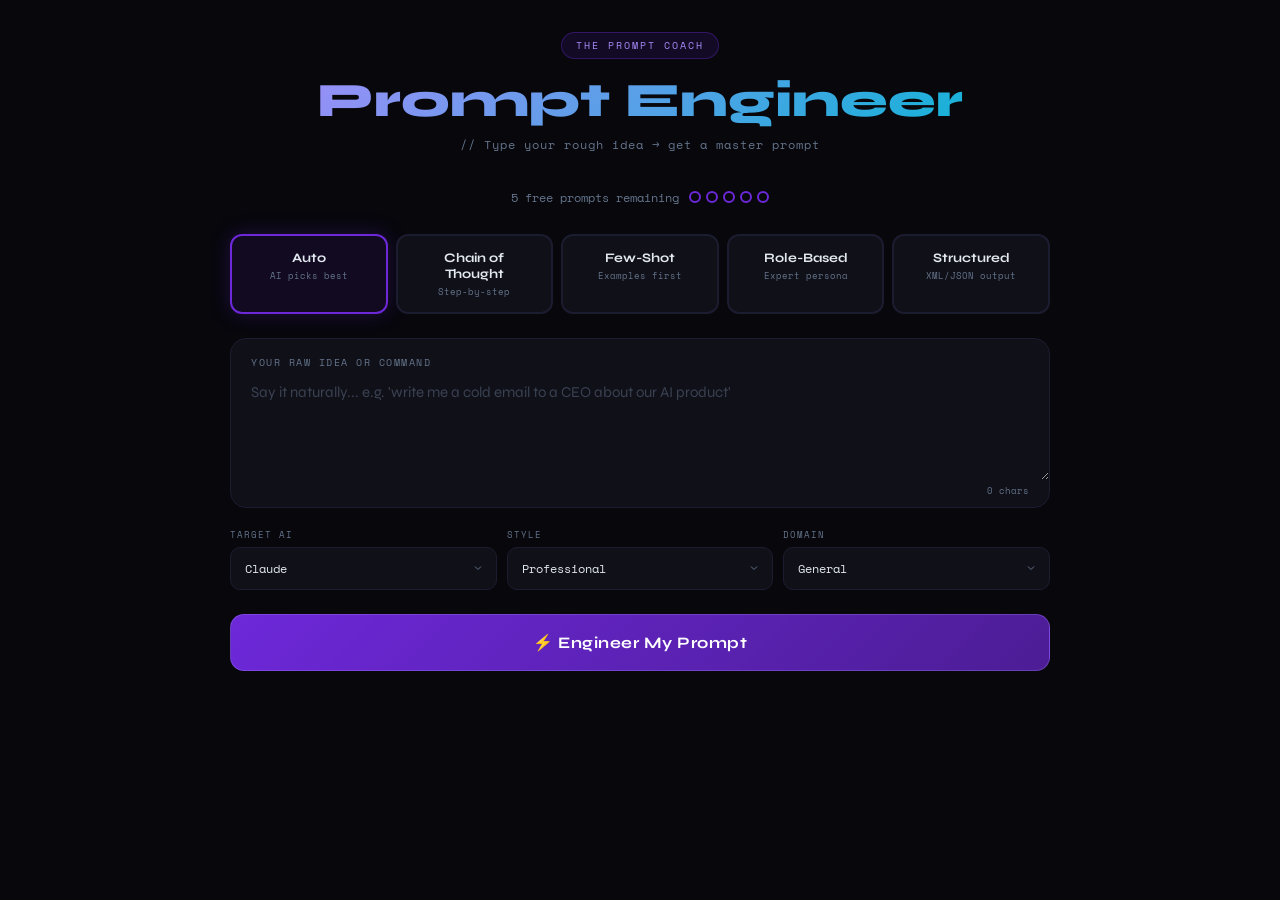
<file: index.html>
<!DOCTYPE html>
<html lang="en">
<head>
<meta charset="UTF-8">
<meta name="viewport" content="width=device-width, initial-scale=1.0">
<title>The Prompt Coach — Prompt Engineer</title>
<link href="https://fonts.googleapis.com/css2?family=Space+Mono:ital,wght@0,400;0,700;1,400&family=Syne:wght@400;600;700;800&display=swap" rel="stylesheet">
<style>
:root {
  --bg: #07070c;
  --surface: #101018;
  --border: #1c1c30;
  --accent: #6d28d9;
  --accent-light: #a78bfa;
  --cyan: #06b6d4;
  --text: #e2e8f0;
  --muted: #64748b;
  --glow: rgba(109,40,217,0.25);
}

* { margin: 0; padding: 0; box-sizing: border-box; }

body {
  background: var(--bg);
  color: var(--text);
  font-family: 'Syne', sans-serif;
  min-height: 100vh;
}

.wrap {
  max-width: 860px;
  margin: 0 auto;
  padding: 32px 20px 80px;
}

/* ── HEADER ── */
header {
  text-align: center;
  margin-bottom: 36px;
}

.badge {
  display: inline-flex;
  align-items: center;
  gap: 6px;
  background: rgba(109,40,217,0.12);
  border: 1px solid rgba(109,40,217,0.35);
  color: var(--accent-light);
  font-family: 'Space Mono', monospace;
  font-size: 10px;
  letter-spacing: 2px;
  padding: 5px 14px;
  border-radius: 20px;
  margin-bottom: 16px;
  text-transform: uppercase;
}

h1 {
  font-size: clamp(28px, 5vw, 48px);
  font-weight: 800;
  line-height: 1.1;
  margin-bottom: 8px;
  background: linear-gradient(135deg, #a78bfa, #06b6d4);
  -webkit-background-clip: text;
  -webkit-text-fill-color: transparent;
  background-clip: text;
}

.sub {
  font-family: 'Space Mono', monospace;
  font-size: 12px;
  color: var(--muted);
  letter-spacing: 1px;
}

/* ── USAGE COUNTER ── */
.usage {
  display: flex;
  align-items: center;
  justify-content: center;
  gap: 10px;
  margin-bottom: 28px;
  font-family: 'Space Mono', monospace;
  font-size: 12px;
  color: var(--muted);
}

.usage-dots { display: flex; gap: 5px; }

.usage-dot {
  width: 12px;
  height: 12px;
  border-radius: 50%;
  border: 2px solid var(--accent);
  transition: all 0.3s;
}

.usage-dot.used {
  background: var(--accent);
}

/* ── TECHNIQUE SELECTOR ── */
.techs {
  display: flex;
  flex-wrap: wrap;
  gap: 8px;
  margin-bottom: 24px;
  justify-content: center;
}

.tech {
  background: var(--surface);
  border: 2px solid var(--border);
  border-radius: 12px;
  padding: 14px 18px;
  cursor: pointer;
  transition: all 0.2s;
  text-align: center;
  flex: 1 1 140px;
  max-width: 180px;
  user-select: none;
}

.tech:hover {
  border-color: rgba(109,40,217,0.5);
  background: rgba(109,40,217,0.04);
}

.tech.selected {
  border-color: var(--accent);
  background: rgba(109,40,217,0.1);
  box-shadow: 0 0 20px var(--glow);
}

.tech .name {
  font-size: 13px;
  font-weight: 700;
  margin-bottom: 3px;
  color: var(--text);
}

.tech .desc {
  font-family: 'Space Mono', monospace;
  font-size: 9px;
  color: var(--muted);
}

/* ── INPUT AREA ── */
.input-card {
  background: var(--surface);
  border: 1px solid var(--border);
  border-radius: 16px;
  overflow: hidden;
  margin-bottom: 20px;
}

.input-label {
  font-family: 'Space Mono', monospace;
  font-size: 10px;
  letter-spacing: 1.5px;
  color: var(--muted);
  text-transform: uppercase;
  padding: 16px 20px 0;
}

textarea {
  width: 100%;
  background: transparent;
  border: none;
  color: var(--text);
  font-family: 'Syne', sans-serif;
  font-size: 15px;
  padding: 10px 20px 16px;
  resize: vertical;
  min-height: 110px;
  outline: none;
  line-height: 1.6;
}

textarea::placeholder {
  color: rgba(100,116,139,0.5);
}

.char-count {
  text-align: right;
  font-family: 'Space Mono', monospace;
  font-size: 9px;
  color: var(--muted);
  padding: 0 20px 10px;
}

/* ── SETTINGS DROPDOWNS ── */
.settings {
  display: grid;
  grid-template-columns: 1fr 1fr 1fr;
  gap: 10px;
  margin-bottom: 24px;
}

.setting-group label {
  display: block;
  font-family: 'Space Mono', monospace;
  font-size: 9px;
  color: var(--muted);
  letter-spacing: 1px;
  text-transform: uppercase;
  margin-bottom: 6px;
}

.setting-group select {
  width: 100%;
  background: var(--surface);
  border: 1px solid var(--border);
  color: var(--text);
  font-family: 'Space Mono', monospace;
  font-size: 12px;
  padding: 12px 36px 12px 14px;
  border-radius: 10px;
  outline: none;
  cursor: pointer;
  appearance: none;
  -webkit-appearance: none;
  -moz-appearance: none;
  background-image: url("data:image/svg+xml,%3Csvg xmlns='http://www.w3.org/2000/svg' width='12' height='12' viewBox='0 0 24 24' fill='none' stroke='%2364748b' stroke-width='2'%3E%3Cpath d='M6 9l6 6 6-6'/%3E%3C/svg%3E");
  background-repeat: no-repeat;
  background-position: right 12px center;
}

.setting-group select:focus {
  border-color: var(--accent);
}

/* ── BUTTON ── */
.submit-btn {
  width: 100%;
  padding: 18px;
  background: linear-gradient(135deg, #6d28d9, #4c1d95);
  border: 1px solid rgba(167,139,250,0.3);
  border-radius: 14px;
  color: #fff;
  font-family: 'Syne', sans-serif;
  font-size: 16px;
  font-weight: 700;
  cursor: pointer;
  transition: all 0.2s;
  letter-spacing: 0.5px;
}

.submit-btn:hover:not(:disabled) {
  transform: translateY(-1px);
  box-shadow: 0 4px 24px var(--glow);
}

.submit-btn:disabled {
  opacity: 0.5;
  cursor: not-allowed;
}

/* ── ERROR ── */
.error-box {
  background: rgba(239,68,68,0.1);
  border: 1px solid rgba(239,68,68,0.3);
  border-radius: 12px;
  padding: 14px 18px;
  font-family: 'Space Mono', monospace;
  font-size: 12px;
  color: #fca5a5;
  margin-bottom: 16px;
  display: none;
}

.error-box.visible { display: block; }

/* ── LOADING ── */
.loading {
  display: none;
  text-align: center;
  padding: 40px;
}

.loading.visible { display: block; }

.loading-dots {
  display: flex;
  gap: 6px;
  justify-content: center;
  margin-bottom: 12px;
}

.loading-dots span {
  width: 8px;
  height: 8px;
  background: var(--accent-light);
  border-radius: 50%;
  animation: bounce 1s infinite;
}

.loading-dots span:nth-child(2) { animation-delay: 0.15s; }
.loading-dots span:nth-child(3) { animation-delay: 0.3s; }

.loading-text {
  font-family: 'Space Mono', monospace;
  font-size: 11px;
  color: var(--muted);
}

/* ── RESULTS ── */
.results {
  display: none;
  margin-top: 24px;
}

.results.visible { display: block; }

.result-card {
  background: var(--surface);
  border: 1px solid var(--border);
  border-radius: 14px;
  overflow: hidden;
  margin-bottom: 14px;
}

.result-header {
  display: flex;
  align-items: center;
  justify-content: space-between;
  padding: 14px 18px;
  border-bottom: 1px solid var(--border);
}

.result-title {
  display: flex;
  align-items: center;
  gap: 8px;
  font-size: 13px;
  font-weight: 700;
}

.result-icon { font-size: 16px; }

.copy-btn {
  background: rgba(109,40,217,0.12);
  border: 1px solid rgba(109,40,217,0.3);
  color: var(--accent-light);
  font-family: 'Space Mono', monospace;
  font-size: 10px;
  padding: 6px 14px;
  border-radius: 8px;
  cursor: pointer;
  transition: all 0.2s;
}

.copy-btn:hover {
  background: rgba(109,40,217,0.25);
}

.result-body {
  padding: 18px;
  font-size: 14px;
  line-height: 1.7;
  white-space: pre-wrap;
  word-wrap: break-word;
}

.scores {
  display: flex;
  gap: 8px;
  padding: 12px 18px;
  border-top: 1px solid var(--border);
  background: rgba(0,0,0,0.15);
  flex-wrap: wrap;
}

.pill {
  background: rgba(255,255,255,0.04);
  border: 1px solid var(--border);
  border-radius: 16px;
  padding: 4px 12px;
  font-family: 'Space Mono', monospace;
  font-size: 9px;
  color: var(--muted);
}

.pill b { color: var(--cyan); }

/* ── PAYWALL ── */
.paywall {
  display: none;
  text-align: center;
  padding: 48px 24px;
}

.paywall.visible {
  display: flex;
  flex-direction: column;
  align-items: center;
}

.paywall-icon { font-size: 48px; margin-bottom: 16px; }

.paywall-title {
  font-size: 24px;
  font-weight: 800;
  margin-bottom: 8px;
}

.paywall-sub {
  font-family: 'Space Mono', monospace;
  font-size: 12px;
  color: var(--muted);
  margin-bottom: 32px;
  max-width: 400px;
  line-height: 1.6;
}

.paywall-plans {
  display: flex;
  gap: 14px;
  margin-bottom: 24px;
  flex-wrap: wrap;
  justify-content: center;
}

.plan-card {
  background: var(--surface);
  border: 2px solid var(--border);
  border-radius: 14px;
  padding: 24px 28px;
  cursor: pointer;
  transition: all 0.2s;
  min-width: 180px;
  position: relative;
}

.plan-card:hover {
  border-color: var(--accent);
  box-shadow: 0 0 20px var(--glow);
}

.plan-card.best::after {
  content: 'BEST VALUE';
  position: absolute;
  top: -10px;
  right: 12px;
  background: var(--accent);
  color: #fff;
  font-family: 'Space Mono', monospace;
  font-size: 8px;
  letter-spacing: 1px;
  padding: 3px 8px;
  border-radius: 6px;
}

.plan-price {
  font-size: 28px;
  font-weight: 800;
  margin-bottom: 2px;
}

.plan-period {
  font-family: 'Space Mono', monospace;
  font-size: 10px;
  color: var(--muted);
}

.plan-note {
  font-family: 'Space Mono', monospace;
  font-size: 10px;
  color: var(--accent-light);
  margin-top: 8px;
}

/* ── HISTORY ── */
.history {
  margin-top: 32px;
  display: none;
}

.history.visible { display: block; }

.history-label {
  font-family: 'Space Mono', monospace;
  font-size: 10px;
  letter-spacing: 1.5px;
  color: var(--muted);
  text-transform: uppercase;
  margin-bottom: 10px;
}

.history-item {
  background: var(--surface);
  border: 1px solid var(--border);
  border-radius: 10px;
  padding: 12px 16px;
  margin-bottom: 6px;
  cursor: pointer;
  transition: border-color 0.2s;
}

.history-item:hover {
  border-color: rgba(109,40,217,0.4);
}

.history-input {
  font-size: 12px;
  color: var(--text);
  white-space: nowrap;
  overflow: hidden;
  text-overflow: ellipsis;
}

.history-meta {
  font-family: 'Space Mono', monospace;
  font-size: 9px;
  color: var(--muted);
  margin-top: 3px;
}

/* ── ANIMATIONS ── */
@keyframes bounce {
  0%, 80%, 100% { transform: scale(0.6); opacity: 0.5; }
  40% { transform: scale(1); opacity: 1; }
}

@media (max-width: 600px) {
  .settings { grid-template-columns: 1fr; }
  .techs { justify-content: center; }
  .tech { flex: 1 1 45%; max-width: none; }
  .paywall-plans { flex-direction: column; align-items: center; }
}
</style>
</head>
<body>
<div class="wrap">

  <header>
    <div class="badge">The Prompt Coach</div>
    <h1>Prompt Engineer</h1>
    <p class="sub">// Type your rough idea → get a master prompt</p>
  </header>

  <!-- Usage -->
  <div class="usage">
    <span id="usageText">5 free prompts remaining</span>
    <div class="usage-dots" id="usageDots"></div>
  </div>

  <!-- Main tool -->
  <div id="toolArea">

    <!-- Techniques -->
    <div class="techs" id="techContainer">
      <div class="tech selected" data-tech="auto" onclick="selectTech(this)">
        <div class="name">Auto</div>
        <div class="desc">AI picks best</div>
      </div>
      <div class="tech" data-tech="chain-of-thought" onclick="selectTech(this)">
        <div class="name">Chain of Thought</div>
        <div class="desc">Step-by-step</div>
      </div>
      <div class="tech" data-tech="few-shot" onclick="selectTech(this)">
        <div class="name">Few-Shot</div>
        <div class="desc">Examples first</div>
      </div>
      <div class="tech" data-tech="role-based" onclick="selectTech(this)">
        <div class="name">Role-Based</div>
        <div class="desc">Expert persona</div>
      </div>
      <div class="tech" data-tech="structured" onclick="selectTech(this)">
        <div class="name">Structured</div>
        <div class="desc">XML/JSON output</div>
      </div>
    </div>

    <!-- Input -->
    <div class="input-card">
      <div class="input-label">Your raw idea or command</div>
      <textarea id="rawInput" placeholder="Say it naturally... e.g. 'write me a cold email to a CEO about our AI product'" oninput="updateCharCount()"></textarea>
      <div class="char-count"><span id="charCount">0</span> chars</div>
    </div>

    <!-- Settings -->
    <div class="settings">
      <div class="setting-group">
        <label>Target AI</label>
        <select id="targetAI">
          <option value="any">Any AI</option>
          <option value="claude" selected>Claude</option>
          <option value="chatgpt">ChatGPT</option>
          <option value="gemini">Gemini</option>
          <option value="midjourney">Midjourney</option>
        </select>
      </div>
      <div class="setting-group">
        <label>Style</label>
        <select id="styleSelect">
          <option value="professional" selected>Professional</option>
          <option value="creative">Creative</option>
          <option value="academic">Academic</option>
          <option value="casual">Casual</option>
          <option value="technical">Technical</option>
        </select>
      </div>
      <div class="setting-group">
        <label>Domain</label>
        <select id="domainSelect">
          <option value="general" selected>General</option>
          <option value="marketing">Marketing</option>
          <option value="coding">Coding</option>
          <option value="writing">Writing</option>
          <option value="business">Business</option>
          <option value="data">Data & Analytics</option>
          <option value="education">Education</option>
        </select>
      </div>
    </div>

    <!-- Error -->
    <div class="error-box" id="errorBox"></div>

    <!-- Submit -->
    <button class="submit-btn" id="submitBtn" onclick="engineerPrompt()">⚡ Engineer My Prompt</button>

    <!-- Loading -->
    <div class="loading" id="loadingArea">
      <div class="loading-dots"><span></span><span></span><span></span></div>
      <div class="loading-text">Engineering your prompt...</div>
    </div>

    <!-- Results -->
    <div class="results" id="resultsArea">
      <div class="result-card">
        <div class="result-header">
          <div class="result-title"><span class="result-icon">✦</span> Engineered prompt</div>
          <button class="copy-btn" onclick="copyToClipboard('mainOutput')">Copy</button>
        </div>
        <div class="result-body" id="mainOutput"></div>
        <div class="scores" id="scoreRow"></div>
      </div>

      <div class="result-card">
        <div class="result-header">
          <div class="result-title"><span class="result-icon">◈</span> Why it works</div>
        </div>
        <div class="result-body" id="whyOutput"></div>
      </div>

      <div class="result-card">
        <div class="result-header">
          <div class="result-title"><span class="result-icon">◎</span> Quick variant</div>
          <button class="copy-btn" onclick="copyToClipboard('variantOutput')">Copy</button>
        </div>
        <div class="result-body" id="variantOutput"></div>
      </div>
    </div>

    <!-- History -->
    <div class="history" id="historySection">
      <div class="history-label">Recent prompts</div>
      <div id="historyList"></div>
    </div>
  </div>

  <!-- Paywall -->
  <div class="paywall" id="paywall">
    <div class="paywall-icon">🔒</div>
    <div class="paywall-title">You've used your 5 free prompts</div>
    <div class="paywall-sub">Unlock unlimited prompt engineering for less than the price of a coffee. GCash payment — instant access.</div>
    <div class="paywall-plans">
      <div class="plan-card" onclick="handlePayment('monthly')">
        <div class="plan-price">₱55</div>
        <div class="plan-period">per month</div>
      </div>
      <div class="plan-card best" onclick="handlePayment('annual')">
        <div class="plan-price">₱275</div>
        <div class="plan-period">per year</div>
        <div class="plan-note">Save ₱385/year</div>
      </div>
    </div>
    <div class="paywall-sub" style="margin-top:12px;font-size:10px">Pay via GCash → Send screenshot → Get instant access</div>
  </div>

</div>

<script>
// ═══════════════════════════════════════════════════════════════
// CONFIG
// ═══════════════════════════════════════════════════════════════
const WORKER_URL = "https://prompt-coach-api.basak21.workers.dev";
const FREE_LIMIT = 5;
let selectedTechnique = "auto";

// ═══════════════════════════════════════════════════════════════
// TECHNIQUE SELECTION — direct onclick, no event delegation bugs
// ═══════════════════════════════════════════════════════════════
function selectTech(el) {
  document.querySelectorAll('.tech').forEach(function(t) {
    t.classList.remove('selected');
  });
  el.classList.add('selected');
  selectedTechnique = el.getAttribute('data-tech');
}

// ═══════════════════════════════════════════════════════════════
// CHAR COUNT
// ═══════════════════════════════════════════════════════════════
function updateCharCount() {
  document.getElementById('charCount').textContent =
    document.getElementById('rawInput').value.length;
}

// ═══════════════════════════════════════════════════════════════
// USAGE TRACKING
// ═══════════════════════════════════════════════════════════════
function getUsage() {
  try {
    var d = JSON.parse(localStorage.getItem('pc_usage') || '{}');
    return { count: d.count || 0, history: d.history || [] };
  } catch (e) { return { count: 0, history: [] }; }
}

function saveUsage(data) {
  localStorage.setItem('pc_usage', JSON.stringify(data));
}

function addUsage(input, technique) {
  var d = getUsage();
  d.count++;
  d.history.unshift({
    input: input.substring(0, 100),
    technique: technique,
    time: new Date().toLocaleString()
  });
  if (d.history.length > 10) d.history = d.history.slice(0, 10);
  saveUsage(d);
  refreshUI();
}

function refreshUI() {
  var d = getUsage();
  var remaining = Math.max(0, FREE_LIMIT - d.count);
  var dotsEl = document.getElementById('usageDots');
  var html = '';
  for (var i = 0; i < FREE_LIMIT; i++) {
    html += '<div class="usage-dot' + (i < d.count ? ' used' : '') + '"></div>';
  }
  dotsEl.innerHTML = html;
  document.getElementById('usageText').textContent =
    remaining > 0
      ? remaining + ' free prompt' + (remaining !== 1 ? 's' : '') + ' remaining'
      : 'Free prompts used';

  if (remaining <= 0) {
    document.getElementById('toolArea').style.display = 'none';
    document.getElementById('paywall').classList.add('visible');
  }

  renderHistory(d.history);
}

// ═══════════════════════════════════════════════════════════════
// SYSTEM PROMPT
// ═══════════════════════════════════════════════════════════════
var SYSTEM_PROMPT = 'You are The Prompt Engineer — an expert system trained on prompt engineering methodologies from Anthropic, DeepLearning.AI (Andrew Ng), Google Prompting Essentials, IBM, and Pluralsight.\n\nYour job: Take a user\'s rough, casual command and transform it into an optimized, expert-level prompt.\n\nTECHNIQUES YOU MASTER:\n- Chain-of-Thought (CoT): Break complex reasoning into explicit steps\n- Few-Shot: Provide examples that establish the pattern\n- Role-Based: Frame with expert persona and context\n- Structured Output: Use XML tags, JSON schemas, markdown formatting\n- Meta-Prompting: Prompts that generate better prompts\n\nRESPONSE FORMAT (always use this exact structure):\n\n===ENGINEERED_PROMPT===\n[The fully optimized prompt, ready to copy-paste]\n===END_PROMPT===\n\n===ANALYSIS===\nTechnique: [which technique(s) used]\nClarity: [score 1-100]\nSpecificity: [score 1-100]\nWhy: [2-3 sentences explaining what makes this prompt effective]\n===END_ANALYSIS===\n\n===VARIANT===\n[A shorter or alternative-angle version of the prompt]\n===END_VARIANT===\n\nRULES:\n1. The engineered prompt must be dramatically better than the input\n2. Add context, constraints, format instructions, and quality markers\n3. If technique is "auto", pick the best technique for the input\n4. Always include a clear role/persona in the prompt\n5. Add output format specifications\n6. Include edge cases or constraints where relevant\n7. The variant should take a meaningfully different approach\n8. Optimize for the specified target AI, style, and domain';

// ═══════════════════════════════════════════════════════════════
// MAIN ENGINE
// ═══════════════════════════════════════════════════════════════
async function engineerPrompt() {
  var raw = document.getElementById('rawInput').value.trim();
  if (!raw) {
    showError('Please enter a prompt idea first.');
    return;
  }

  var remaining = FREE_LIMIT - getUsage().count;
  if (remaining <= 0) {
    refreshUI();
    return;
  }

  var targetAI = document.getElementById('targetAI').value;
  var style = document.getElementById('styleSelect').value;
  var domain = document.getElementById('domainSelect').value;

  var btn = document.getElementById('submitBtn');
  hideError();
  btn.disabled = true;
  btn.textContent = 'Engineering...';
  document.getElementById('loadingArea').classList.add('visible');
  document.getElementById('resultsArea').classList.remove('visible');

  var userMessage = 'Transform this into an expert prompt:\n\nInput: "' + raw + '"\nTechnique: ' + selectedTechnique + '\nTarget AI: ' + targetAI + '\nStyle: ' + style + '\nDomain: ' + domain;

  try {
    var resp = await fetch(WORKER_URL, {
      method: 'POST',
      headers: { 'Content-Type': 'application/json' },
      body: JSON.stringify({
        system: SYSTEM_PROMPT,
        messages: [{ role: 'user', content: userMessage }],
        max_tokens: 2000
      })
    });

    var data = await resp.json();

    if (!resp.ok) {
      throw new Error(data.error || 'API error (' + resp.status + ')');
    }

    // Handle response
    var text = '';
    if (data.content && Array.isArray(data.content)) {
      for (var i = 0; i < data.content.length; i++) {
        if (data.content[i].text) text += data.content[i].text;
      }
    }

    if (!text) {
      throw new Error('Empty response from API. Check your Anthropic API key.');
    }

    // Parse sections
    var promptMatch = text.match(/===ENGINEERED_PROMPT===([\s\S]*?)===END_PROMPT===/);
    var analysisMatch = text.match(/===ANALYSIS===([\s\S]*?)===END_ANALYSIS===/);
    var variantMatch = text.match(/===VARIANT===([\s\S]*?)===END_VARIANT===/);

    var engineered = promptMatch ? promptMatch[1].trim() : text;
    var analysis = analysisMatch ? analysisMatch[1].trim() : '';
    var variant = variantMatch ? variantMatch[1].trim() : '';

    var clarityMatch = analysis.match(/Clarity:\s*(\d+)/);
    var specMatch = analysis.match(/Specificity:\s*(\d+)/);
    var techMatch = analysis.match(/Technique:\s*(.+)/);
    var whyMatch = analysis.match(/Why:\s*([\s\S]+)/);

    var clarity = clarityMatch ? clarityMatch[1] : '—';
    var specificity = specMatch ? specMatch[1] : '—';
    var usedTech = techMatch ? techMatch[1].trim() : selectedTechnique;
    var why = whyMatch ? whyMatch[1].trim() : 'Optimized for clarity and specificity.';

    document.getElementById('mainOutput').textContent = engineered;
    document.getElementById('whyOutput').textContent = why;
    document.getElementById('variantOutput').textContent = variant || 'No variant generated.';
    document.getElementById('scoreRow').innerHTML =
      '<div class="pill">Clarity <b>' + clarity + '%</b></div>' +
      '<div class="pill">Specificity <b>' + specificity + '%</b></div>' +
      '<div class="pill">Technique <b>' + usedTech + '</b></div>';

    document.getElementById('resultsArea').classList.add('visible');
    addUsage(raw, usedTech);

  } catch (err) {
    showError(err.message || 'Something went wrong. Please try again.');
  }

  document.getElementById('loadingArea').classList.remove('visible');
  btn.disabled = false;
  btn.textContent = '⚡ Engineer My Prompt';
}

// ═══════════════════════════════════════════════════════════════
// UTILITIES
// ═══════════════════════════════════════════════════════════════
function showError(msg) {
  var el = document.getElementById('errorBox');
  el.textContent = '⚠ ' + msg;
  el.classList.add('visible');
}

function hideError() {
  document.getElementById('errorBox').classList.remove('visible');
}

function copyToClipboard(id) {
  var text = document.getElementById(id).textContent;
  navigator.clipboard.writeText(text).then(function() {
    var btns = document.querySelectorAll('.copy-btn');
    // Find the right button
    var el = document.getElementById(id);
    var card = el.closest('.result-card');
    var btn = card.querySelector('.copy-btn');
    if (btn) {
      var orig = btn.textContent;
      btn.textContent = 'Copied!';
      setTimeout(function() { btn.textContent = orig; }, 1500);
    }
  });
}

function renderHistory(history) {
  if (!history || history.length === 0) return;
  document.getElementById('historySection').classList.add('visible');
  var html = '';
  for (var i = 0; i < history.length; i++) {
    html += '<div class="history-item" onclick="loadHistory(' + i + ')">' +
      '<div class="history-input">' + history[i].input + '</div>' +
      '<div class="history-meta">' + history[i].technique + ' · ' + history[i].time + '</div>' +
      '</div>';
  }
  document.getElementById('historyList').innerHTML = html;
}

function loadHistory(i) {
  var d = getUsage();
  if (d.history[i]) {
    document.getElementById('rawInput').value = d.history[i].input;
    updateCharCount();
    window.scrollTo({ top: 0, behavior: 'smooth' });
  }
}

function handlePayment(plan) {
  var amount = plan === 'monthly' ? '₱55' : '₱275';
  var period = plan === 'monthly' ? 'monthly' : 'annual';
  alert(
    'To subscribe (' + amount + '/' + period + '):\n\n' +
    '1. Open GCash\n' +
    '2. Send ' + amount + ' to: [YOUR GCASH NUMBER]\n' +
    '3. Screenshot the confirmation\n' +
    '4. Send to: [YOUR EMAIL/MESSENGER]\n\n' +
    'You\'ll get unlimited access within minutes!'
  );
}

// Ctrl+Enter shortcut
document.getElementById('rawInput').addEventListener('keydown', function(e) {
  if (e.ctrlKey && e.key === 'Enter') engineerPrompt();
});

// Init
refreshUI();
</script>
</body>
</html>
</file>
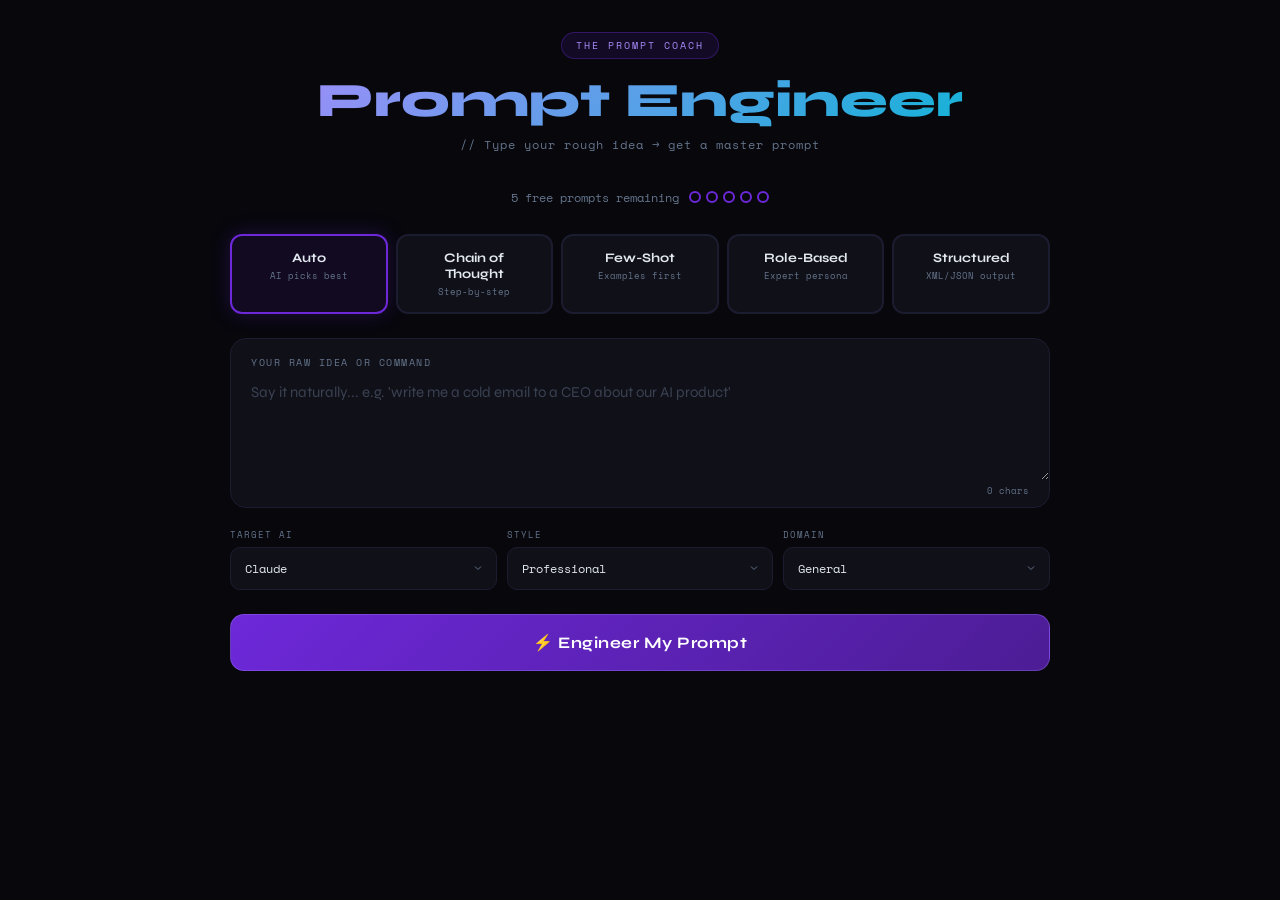
<file: index (2).html>
<!DOCTYPE html>
<html lang="en">
<head>
<meta charset="UTF-8">
<meta name="viewport" content="width=device-width, initial-scale=1.0">
<title>The Prompt Coach — Prompt Engineer</title>
<link href="https://fonts.googleapis.com/css2?family=Space+Mono:ital,wght@0,400;0,700;1,400&family=Syne:wght@400;600;700;800&display=swap" rel="stylesheet">
<style>
:root {
  --bg: #07070c;
  --surface: #101018;
  --border: #1c1c30;
  --accent: #6d28d9;
  --accent-light: #a78bfa;
  --cyan: #06b6d4;
  --text: #e2e8f0;
  --muted: #64748b;
  --glow: rgba(109,40,217,0.25);
}

* { margin: 0; padding: 0; box-sizing: border-box; }

body {
  background: var(--bg);
  color: var(--text);
  font-family: 'Syne', sans-serif;
  min-height: 100vh;
}

.wrap {
  max-width: 860px;
  margin: 0 auto;
  padding: 32px 20px 80px;
}

/* ── HEADER ── */
header {
  text-align: center;
  margin-bottom: 36px;
}

.badge {
  display: inline-flex;
  align-items: center;
  gap: 6px;
  background: rgba(109,40,217,0.12);
  border: 1px solid rgba(109,40,217,0.35);
  color: var(--accent-light);
  font-family: 'Space Mono', monospace;
  font-size: 10px;
  letter-spacing: 2px;
  padding: 5px 14px;
  border-radius: 20px;
  margin-bottom: 16px;
  text-transform: uppercase;
}

h1 {
  font-size: clamp(28px, 5vw, 48px);
  font-weight: 800;
  line-height: 1.1;
  margin-bottom: 8px;
  background: linear-gradient(135deg, #a78bfa, #06b6d4);
  -webkit-background-clip: text;
  -webkit-text-fill-color: transparent;
  background-clip: text;
}

.sub {
  font-family: 'Space Mono', monospace;
  font-size: 12px;
  color: var(--muted);
  letter-spacing: 1px;
}

/* ── USAGE COUNTER ── */
.usage {
  display: flex;
  align-items: center;
  justify-content: center;
  gap: 10px;
  margin-bottom: 28px;
  font-family: 'Space Mono', monospace;
  font-size: 12px;
  color: var(--muted);
}

.usage-dots { display: flex; gap: 5px; }

.usage-dot {
  width: 12px;
  height: 12px;
  border-radius: 50%;
  border: 2px solid var(--accent);
  transition: all 0.3s;
}

.usage-dot.used {
  background: var(--accent);
}

/* ── TECHNIQUE SELECTOR ── */
.techs {
  display: flex;
  flex-wrap: wrap;
  gap: 8px;
  margin-bottom: 24px;
  justify-content: center;
}

.tech {
  background: var(--surface);
  border: 2px solid var(--border);
  border-radius: 12px;
  padding: 14px 18px;
  cursor: pointer;
  transition: all 0.2s;
  text-align: center;
  flex: 1 1 140px;
  max-width: 180px;
  user-select: none;
}

.tech:hover {
  border-color: rgba(109,40,217,0.5);
  background: rgba(109,40,217,0.04);
}

.tech.selected {
  border-color: var(--accent);
  background: rgba(109,40,217,0.1);
  box-shadow: 0 0 20px var(--glow);
}

.tech .name {
  font-size: 13px;
  font-weight: 700;
  margin-bottom: 3px;
  color: var(--text);
}

.tech .desc {
  font-family: 'Space Mono', monospace;
  font-size: 9px;
  color: var(--muted);
}

/* ── INPUT AREA ── */
.input-card {
  background: var(--surface);
  border: 1px solid var(--border);
  border-radius: 16px;
  overflow: hidden;
  margin-bottom: 20px;
}

.input-label {
  font-family: 'Space Mono', monospace;
  font-size: 10px;
  letter-spacing: 1.5px;
  color: var(--muted);
  text-transform: uppercase;
  padding: 16px 20px 0;
}

textarea {
  width: 100%;
  background: transparent;
  border: none;
  color: var(--text);
  font-family: 'Syne', sans-serif;
  font-size: 15px;
  padding: 10px 20px 16px;
  resize: vertical;
  min-height: 110px;
  outline: none;
  line-height: 1.6;
}

textarea::placeholder {
  color: rgba(100,116,139,0.5);
}

.char-count {
  text-align: right;
  font-family: 'Space Mono', monospace;
  font-size: 9px;
  color: var(--muted);
  padding: 0 20px 10px;
}

/* ── SETTINGS DROPDOWNS ── */
.settings {
  display: grid;
  grid-template-columns: 1fr 1fr 1fr;
  gap: 10px;
  margin-bottom: 24px;
}

.setting-group label {
  display: block;
  font-family: 'Space Mono', monospace;
  font-size: 9px;
  color: var(--muted);
  letter-spacing: 1px;
  text-transform: uppercase;
  margin-bottom: 6px;
}

.setting-group select {
  width: 100%;
  background: var(--surface);
  border: 1px solid var(--border);
  color: var(--text);
  font-family: 'Space Mono', monospace;
  font-size: 12px;
  padding: 12px 36px 12px 14px;
  border-radius: 10px;
  outline: none;
  cursor: pointer;
  appearance: none;
  -webkit-appearance: none;
  -moz-appearance: none;
  background-image: url("data:image/svg+xml,%3Csvg xmlns='http://www.w3.org/2000/svg' width='12' height='12' viewBox='0 0 24 24' fill='none' stroke='%2364748b' stroke-width='2'%3E%3Cpath d='M6 9l6 6 6-6'/%3E%3C/svg%3E");
  background-repeat: no-repeat;
  background-position: right 12px center;
}

.setting-group select:focus {
  border-color: var(--accent);
}

/* ── BUTTON ── */
.submit-btn {
  width: 100%;
  padding: 18px;
  background: linear-gradient(135deg, #6d28d9, #4c1d95);
  border: 1px solid rgba(167,139,250,0.3);
  border-radius: 14px;
  color: #fff;
  font-family: 'Syne', sans-serif;
  font-size: 16px;
  font-weight: 700;
  cursor: pointer;
  transition: all 0.2s;
  letter-spacing: 0.5px;
}

.submit-btn:hover:not(:disabled) {
  transform: translateY(-1px);
  box-shadow: 0 4px 24px var(--glow);
}

.submit-btn:disabled {
  opacity: 0.5;
  cursor: not-allowed;
}

/* ── ERROR ── */
.error-box {
  background: rgba(239,68,68,0.1);
  border: 1px solid rgba(239,68,68,0.3);
  border-radius: 12px;
  padding: 14px 18px;
  font-family: 'Space Mono', monospace;
  font-size: 12px;
  color: #fca5a5;
  margin-bottom: 16px;
  display: none;
}

.error-box.visible { display: block; }

/* ── LOADING ── */
.loading {
  display: none;
  text-align: center;
  padding: 40px;
}

.loading.visible { display: block; }

.loading-dots {
  display: flex;
  gap: 6px;
  justify-content: center;
  margin-bottom: 12px;
}

.loading-dots span {
  width: 8px;
  height: 8px;
  background: var(--accent-light);
  border-radius: 50%;
  animation: bounce 1s infinite;
}

.loading-dots span:nth-child(2) { animation-delay: 0.15s; }
.loading-dots span:nth-child(3) { animation-delay: 0.3s; }

.loading-text {
  font-family: 'Space Mono', monospace;
  font-size: 11px;
  color: var(--muted);
}

/* ── RESULTS ── */
.results {
  display: none;
  margin-top: 24px;
}

.results.visible { display: block; }

.result-card {
  background: var(--surface);
  border: 1px solid var(--border);
  border-radius: 14px;
  overflow: hidden;
  margin-bottom: 14px;
}

.result-header {
  display: flex;
  align-items: center;
  justify-content: space-between;
  padding: 14px 18px;
  border-bottom: 1px solid var(--border);
}

.result-title {
  display: flex;
  align-items: center;
  gap: 8px;
  font-size: 13px;
  font-weight: 700;
}

.result-icon { font-size: 16px; }

.copy-btn {
  background: rgba(109,40,217,0.12);
  border: 1px solid rgba(109,40,217,0.3);
  color: var(--accent-light);
  font-family: 'Space Mono', monospace;
  font-size: 10px;
  padding: 6px 14px;
  border-radius: 8px;
  cursor: pointer;
  transition: all 0.2s;
}

.copy-btn:hover {
  background: rgba(109,40,217,0.25);
}

.result-body {
  padding: 18px;
  font-size: 14px;
  line-height: 1.7;
  white-space: pre-wrap;
  word-wrap: break-word;
}

.scores {
  display: flex;
  gap: 8px;
  padding: 12px 18px;
  border-top: 1px solid var(--border);
  background: rgba(0,0,0,0.15);
  flex-wrap: wrap;
}

.pill {
  background: rgba(255,255,255,0.04);
  border: 1px solid var(--border);
  border-radius: 16px;
  padding: 4px 12px;
  font-family: 'Space Mono', monospace;
  font-size: 9px;
  color: var(--muted);
}

.pill b { color: var(--cyan); }

/* ── PAYWALL ── */
.paywall {
  display: none;
  text-align: center;
  padding: 48px 24px;
}

.paywall.visible {
  display: flex;
  flex-direction: column;
  align-items: center;
}

.paywall-icon { font-size: 48px; margin-bottom: 16px; }

.paywall-title {
  font-size: 24px;
  font-weight: 800;
  margin-bottom: 8px;
}

.paywall-sub {
  font-family: 'Space Mono', monospace;
  font-size: 12px;
  color: var(--muted);
  margin-bottom: 28px;
  max-width: 440px;
  line-height: 1.6;
}

.paywall-plans {
  display: flex;
  gap: 14px;
  margin-bottom: 28px;
  flex-wrap: wrap;
  justify-content: center;
}

.plan-card {
  background: var(--surface);
  border: 2px solid var(--border);
  border-radius: 14px;
  padding: 24px 28px;
  cursor: pointer;
  transition: all 0.2s;
  min-width: 180px;
  position: relative;
}

.plan-card:hover {
  border-color: var(--accent);
  box-shadow: 0 0 20px var(--glow);
}

.plan-card.active {
  border-color: var(--accent);
  box-shadow: 0 0 20px var(--glow);
}

.plan-card.best::after {
  content: 'BEST VALUE';
  position: absolute;
  top: -10px;
  right: 12px;
  background: var(--accent);
  color: #fff;
  font-family: 'Space Mono', monospace;
  font-size: 8px;
  letter-spacing: 1px;
  padding: 3px 8px;
  border-radius: 6px;
}

.plan-price {
  font-size: 28px;
  font-weight: 800;
  margin-bottom: 2px;
}

.plan-period {
  font-family: 'Space Mono', monospace;
  font-size: 10px;
  color: var(--muted);
}

.plan-note {
  font-family: 'Space Mono', monospace;
  font-size: 10px;
  color: var(--accent-light);
  margin-top: 8px;
}

/* ── QR PAYMENT SECTION ── */
.qr-section {
  display: none;
  max-width: 400px;
  width: 100%;
  margin-top: 8px;
}

.qr-section.visible { display: block; }

.qr-card {
  background: #fff;
  border-radius: 16px;
  padding: 24px;
  margin-bottom: 16px;
}

.qr-card img {
  width: 100%;
  max-width: 280px;
  border-radius: 8px;
}

.qr-amount {
  font-size: 14px;
  font-weight: 700;
  color: #1a1a1a;
  margin-bottom: 4px;
}

.qr-note {
  font-family: 'Space Mono', monospace;
  font-size: 10px;
  color: #666;
}

.qr-steps {
  text-align: left;
  margin-bottom: 20px;
  padding: 0 8px;
}

.qr-step {
  display: flex;
  align-items: flex-start;
  gap: 10px;
  margin-bottom: 12px;
  font-size: 13px;
  line-height: 1.5;
}

.qr-step-num {
  background: var(--accent);
  color: #fff;
  width: 22px;
  height: 22px;
  border-radius: 50%;
  display: flex;
  align-items: center;
  justify-content: center;
  font-family: 'Space Mono', monospace;
  font-size: 11px;
  font-weight: 700;
  flex-shrink: 0;
}

.qr-step-text {
  color: var(--muted);
  font-family: 'Space Mono', monospace;
  font-size: 11px;
}

.qr-step-text b { color: var(--text); }

/* ── UNLOCK CODE ── */
.unlock-section {
  margin-top: 32px;
  padding-top: 24px;
  border-top: 1px solid var(--border);
  width: 100%;
  max-width: 400px;
}

.unlock-label {
  font-family: 'Space Mono', monospace;
  font-size: 10px;
  letter-spacing: 1.5px;
  color: var(--muted);
  text-transform: uppercase;
  margin-bottom: 8px;
}

.unlock-row {
  display: flex;
  gap: 8px;
}

.unlock-input {
  flex: 1;
  background: var(--surface);
  border: 1px solid var(--border);
  color: var(--text);
  font-family: 'Space Mono', monospace;
  font-size: 14px;
  padding: 12px 16px;
  border-radius: 10px;
  outline: none;
  letter-spacing: 2px;
  text-transform: uppercase;
}

.unlock-input:focus {
  border-color: var(--accent);
}

.unlock-btn {
  background: linear-gradient(135deg, #6d28d9, #4c1d95);
  border: 1px solid rgba(167,139,250,0.3);
  color: #fff;
  font-family: 'Syne', sans-serif;
  font-size: 14px;
  font-weight: 700;
  padding: 12px 20px;
  border-radius: 10px;
  cursor: pointer;
  transition: all 0.2s;
}

.unlock-btn:hover {
  box-shadow: 0 4px 16px var(--glow);
}

.unlock-msg {
  font-family: 'Space Mono', monospace;
  font-size: 11px;
  margin-top: 8px;
  min-height: 16px;
}

.unlock-msg.success { color: #10b981; }
.unlock-msg.fail { color: #ef4444; }

/* ── HISTORY ── */
.history {
  margin-top: 32px;
  display: none;
}

.history.visible { display: block; }

.history-label {
  font-family: 'Space Mono', monospace;
  font-size: 10px;
  letter-spacing: 1.5px;
  color: var(--muted);
  text-transform: uppercase;
  margin-bottom: 10px;
}

.history-item {
  background: var(--surface);
  border: 1px solid var(--border);
  border-radius: 10px;
  padding: 12px 16px;
  margin-bottom: 6px;
  cursor: pointer;
  transition: border-color 0.2s;
}

.history-item:hover {
  border-color: rgba(109,40,217,0.4);
}

.history-input {
  font-size: 12px;
  color: var(--text);
  white-space: nowrap;
  overflow: hidden;
  text-overflow: ellipsis;
}

.history-meta {
  font-family: 'Space Mono', monospace;
  font-size: 9px;
  color: var(--muted);
  margin-top: 3px;
}

/* ── ANIMATIONS ── */
@keyframes bounce {
  0%, 80%, 100% { transform: scale(0.6); opacity: 0.5; }
  40% { transform: scale(1); opacity: 1; }
}

@media (max-width: 600px) {
  .settings { grid-template-columns: 1fr; }
  .techs { justify-content: center; }
  .tech { flex: 1 1 45%; max-width: none; }
  .paywall-plans { flex-direction: column; align-items: center; }
}
</style>
</head>
<body>
<div class="wrap">

  <header>
    <div class="badge">The Prompt Coach</div>
    <h1>Prompt Engineer</h1>
    <p class="sub">// Type your rough idea → get a master prompt</p>
  </header>

  <!-- Usage -->
  <div class="usage">
    <span id="usageText">5 free prompts remaining</span>
    <div class="usage-dots" id="usageDots"></div>
  </div>

  <!-- Main tool -->
  <div id="toolArea">

    <!-- Techniques -->
    <div class="techs" id="techContainer">
      <div class="tech selected" data-tech="auto" onclick="selectTech(this)">
        <div class="name">Auto</div>
        <div class="desc">AI picks best</div>
      </div>
      <div class="tech" data-tech="chain-of-thought" onclick="selectTech(this)">
        <div class="name">Chain of Thought</div>
        <div class="desc">Step-by-step</div>
      </div>
      <div class="tech" data-tech="few-shot" onclick="selectTech(this)">
        <div class="name">Few-Shot</div>
        <div class="desc">Examples first</div>
      </div>
      <div class="tech" data-tech="role-based" onclick="selectTech(this)">
        <div class="name">Role-Based</div>
        <div class="desc">Expert persona</div>
      </div>
      <div class="tech" data-tech="structured" onclick="selectTech(this)">
        <div class="name">Structured</div>
        <div class="desc">XML/JSON output</div>
      </div>
    </div>

    <!-- Input -->
    <div class="input-card">
      <div class="input-label">Your raw idea or command</div>
      <textarea id="rawInput" placeholder="Say it naturally... e.g. 'write me a cold email to a CEO about our AI product'" oninput="updateCharCount()"></textarea>
      <div class="char-count"><span id="charCount">0</span> chars</div>
    </div>

    <!-- Settings -->
    <div class="settings">
      <div class="setting-group">
        <label>Target AI</label>
        <select id="targetAI">
          <option value="any">Any AI</option>
          <option value="claude" selected>Claude</option>
          <option value="chatgpt">ChatGPT</option>
          <option value="gemini">Gemini</option>
          <option value="midjourney">Midjourney</option>
        </select>
      </div>
      <div class="setting-group">
        <label>Style</label>
        <select id="styleSelect">
          <option value="professional" selected>Professional</option>
          <option value="creative">Creative</option>
          <option value="academic">Academic</option>
          <option value="casual">Casual</option>
          <option value="technical">Technical</option>
        </select>
      </div>
      <div class="setting-group">
        <label>Domain</label>
        <select id="domainSelect">
          <option value="general" selected>General</option>
          <option value="marketing">Marketing</option>
          <option value="coding">Coding</option>
          <option value="writing">Writing</option>
          <option value="business">Business</option>
          <option value="data">Data & Analytics</option>
          <option value="education">Education</option>
        </select>
      </div>
    </div>

    <!-- Error -->
    <div class="error-box" id="errorBox"></div>

    <!-- Submit -->
    <button class="submit-btn" id="submitBtn" onclick="engineerPrompt()">⚡ Engineer My Prompt</button>

    <!-- Loading -->
    <div class="loading" id="loadingArea">
      <div class="loading-dots"><span></span><span></span><span></span></div>
      <div class="loading-text">Engineering your prompt...</div>
    </div>

    <!-- Results -->
    <div class="results" id="resultsArea">
      <div class="result-card">
        <div class="result-header">
          <div class="result-title"><span class="result-icon">✦</span> Engineered prompt</div>
          <button class="copy-btn" onclick="copyToClipboard('mainOutput')">Copy</button>
        </div>
        <div class="result-body" id="mainOutput"></div>
        <div class="scores" id="scoreRow"></div>
      </div>

      <div class="result-card">
        <div class="result-header">
          <div class="result-title"><span class="result-icon">◈</span> Why it works</div>
        </div>
        <div class="result-body" id="whyOutput"></div>
      </div>

      <div class="result-card">
        <div class="result-header">
          <div class="result-title"><span class="result-icon">◎</span> Quick variant</div>
          <button class="copy-btn" onclick="copyToClipboard('variantOutput')">Copy</button>
        </div>
        <div class="result-body" id="variantOutput"></div>
      </div>
    </div>

    <!-- History -->
    <div class="history" id="historySection">
      <div class="history-label">Recent prompts</div>
      <div id="historyList"></div>
    </div>
  </div>

  <!-- Paywall -->
  <div class="paywall" id="paywall">
    <div class="paywall-icon">🔒</div>
    <div class="paywall-title">You've used your 5 free prompts</div>
    <div class="paywall-sub">Unlock unlimited prompt engineering. Choose a plan, scan the QR to pay, then enter your unlock code below.</div>

    <!-- Plan selection -->
    <div class="paywall-plans" id="planCards">
      <div class="plan-card" onclick="selectPlan('monthly', this)">
        <div class="plan-price">₱55</div>
        <div class="plan-period">per month</div>
      </div>
      <div class="plan-card best active" onclick="selectPlan('annual', this)">
        <div class="plan-price">₱275</div>
        <div class="plan-period">per year</div>
        <div class="plan-note">Save ₱385/year</div>
      </div>
    </div>

    <!-- QR Code -->
    <div class="qr-section visible" id="qrSection">
      <div class="qr-card">
        <div class="qr-amount" id="qrAmount">Send ₱275 via InstaPay</div>
        <div class="qr-note">Scan with any Philippine banking app</div>
        <div style="margin-top:16px">
          <img src="BPIQR_Prompt.png" alt="BPI InstaPay QR Code">
        </div>
      </div>

      <div class="qr-steps">
        <div class="qr-step">
          <div class="qr-step-num">1</div>
          <div class="qr-step-text"><b>Scan the QR code</b> with GCash, Maya, BPI, or any InstaPay-enabled app</div>
        </div>
        <div class="qr-step">
          <div class="qr-step-num">2</div>
          <div class="qr-step-text"><b>Send the exact amount</b> shown above</div>
        </div>
        <div class="qr-step">
          <div class="qr-step-num">3</div>
          <div class="qr-step-text"><b>Screenshot your receipt</b> and send to <b>thepromptcoach@gmail.com</b></div>
        </div>
        <div class="qr-step">
          <div class="qr-step-num">4</div>
          <div class="qr-step-text"><b>Receive your unlock code</b> via email within minutes</div>
        </div>
      </div>
    </div>

    <!-- Unlock code input -->
    <div class="unlock-section">
      <div class="unlock-label">Already have an unlock code?</div>
      <div class="unlock-row">
        <input type="text" class="unlock-input" id="unlockInput" placeholder="Enter code" maxlength="12">
        <button class="unlock-btn" onclick="tryUnlock()">Unlock</button>
      </div>
      <div class="unlock-msg" id="unlockMsg"></div>
    </div>
  </div>

</div>

<script>
// ═══════════════════════════════════════════════════════════════
// CONFIG
// ═══════════════════════════════════════════════════════════════
const WORKER_URL = "https://prompt-coach-api.basak21.workers.dev";
const FREE_LIMIT = 5;
let selectedTechnique = "auto";

// ═══════════════════════════════════════════════════════════════
// TECHNIQUE SELECTION — direct onclick, no event delegation bugs
// ═══════════════════════════════════════════════════════════════
function selectTech(el) {
  document.querySelectorAll('.tech').forEach(function(t) {
    t.classList.remove('selected');
  });
  el.classList.add('selected');
  selectedTechnique = el.getAttribute('data-tech');
}

// ═══════════════════════════════════════════════════════════════
// CHAR COUNT
// ═══════════════════════════════════════════════════════════════
function updateCharCount() {
  document.getElementById('charCount').textContent =
    document.getElementById('rawInput').value.length;
}

// ═══════════════════════════════════════════════════════════════
// USAGE TRACKING
// ═══════════════════════════════════════════════════════════════
function getUsage() {
  try {
    var d = JSON.parse(localStorage.getItem('pc_usage') || '{}');
    return { count: d.count || 0, history: d.history || [] };
  } catch (e) { return { count: 0, history: [] }; }
}

function saveUsage(data) {
  localStorage.setItem('pc_usage', JSON.stringify(data));
}

function addUsage(input, technique) {
  var d = getUsage();
  d.count++;
  d.history.unshift({
    input: input.substring(0, 100),
    technique: technique,
    time: new Date().toLocaleString()
  });
  if (d.history.length > 10) d.history = d.history.slice(0, 10);
  saveUsage(d);
  refreshUI();
}

function refreshUI() {
  var d = getUsage();
  var isPaid = d.paid === true;
  var remaining = Math.max(0, FREE_LIMIT - d.count);
  var dotsEl = document.getElementById('usageDots');

  if (isPaid) {
    document.getElementById('usageText').textContent = 'Pro — unlimited prompts';
    dotsEl.innerHTML = '';
    document.getElementById('toolArea').style.display = '';
    document.getElementById('paywall').classList.remove('visible');
  } else {
    var html = '';
    for (var i = 0; i < FREE_LIMIT; i++) {
      html += '<div class="usage-dot' + (i < d.count ? ' used' : '') + '"></div>';
    }
    dotsEl.innerHTML = html;
    document.getElementById('usageText').textContent =
      remaining > 0
        ? remaining + ' free prompt' + (remaining !== 1 ? 's' : '') + ' remaining'
        : 'Free prompts used';

    if (remaining <= 0) {
      document.getElementById('toolArea').style.display = 'none';
      document.getElementById('paywall').classList.add('visible');
    }
  }

  renderHistory(d.history);
}

// ═══════════════════════════════════════════════════════════════
// SYSTEM PROMPT
// ═══════════════════════════════════════════════════════════════
var SYSTEM_PROMPT = 'You are The Prompt Engineer — an expert system trained on prompt engineering methodologies from Anthropic, DeepLearning.AI (Andrew Ng), Google Prompting Essentials, IBM, and Pluralsight.\n\nYour job: Take a user\'s rough, casual command and transform it into an optimized, expert-level prompt.\n\nTECHNIQUES YOU MASTER:\n- Chain-of-Thought (CoT): Break complex reasoning into explicit steps\n- Few-Shot: Provide examples that establish the pattern\n- Role-Based: Frame with expert persona and context\n- Structured Output: Use XML tags, JSON schemas, markdown formatting\n- Meta-Prompting: Prompts that generate better prompts\n\nRESPONSE FORMAT (always use this exact structure):\n\n===ENGINEERED_PROMPT===\n[The fully optimized prompt, ready to copy-paste]\n===END_PROMPT===\n\n===ANALYSIS===\nTechnique: [which technique(s) used]\nClarity: [score 1-100]\nSpecificity: [score 1-100]\nWhy: [2-3 sentences explaining what makes this prompt effective]\n===END_ANALYSIS===\n\n===VARIANT===\n[A shorter or alternative-angle version of the prompt]\n===END_VARIANT===\n\nRULES:\n1. The engineered prompt must be dramatically better than the input\n2. Add context, constraints, format instructions, and quality markers\n3. If technique is "auto", pick the best technique for the input\n4. Always include a clear role/persona in the prompt\n5. Add output format specifications\n6. Include edge cases or constraints where relevant\n7. The variant should take a meaningfully different approach\n8. Optimize for the specified target AI, style, and domain';

// ═══════════════════════════════════════════════════════════════
// MAIN ENGINE
// ═══════════════════════════════════════════════════════════════
async function engineerPrompt() {
  var raw = document.getElementById('rawInput').value.trim();
  if (!raw) {
    showError('Please enter a prompt idea first.');
    return;
  }

  var remaining = FREE_LIMIT - getUsage().count;
  if (remaining <= 0) {
    refreshUI();
    return;
  }

  var targetAI = document.getElementById('targetAI').value;
  var style = document.getElementById('styleSelect').value;
  var domain = document.getElementById('domainSelect').value;

  var btn = document.getElementById('submitBtn');
  hideError();
  btn.disabled = true;
  btn.textContent = 'Engineering...';
  document.getElementById('loadingArea').classList.add('visible');
  document.getElementById('resultsArea').classList.remove('visible');

  var userMessage = 'Transform this into an expert prompt:\n\nInput: "' + raw + '"\nTechnique: ' + selectedTechnique + '\nTarget AI: ' + targetAI + '\nStyle: ' + style + '\nDomain: ' + domain;

  try {
    var resp = await fetch(WORKER_URL, {
      method: 'POST',
      headers: { 'Content-Type': 'application/json' },
      body: JSON.stringify({
        system: SYSTEM_PROMPT,
        messages: [{ role: 'user', content: userMessage }],
        max_tokens: 2000
      })
    });

    var data = await resp.json();

    if (!resp.ok) {
      throw new Error(data.error || 'API error (' + resp.status + ')');
    }

    // Handle response
    var text = '';
    if (data.content && Array.isArray(data.content)) {
      for (var i = 0; i < data.content.length; i++) {
        if (data.content[i].text) text += data.content[i].text;
      }
    }

    if (!text) {
      throw new Error('Empty response from API. Check your Anthropic API key.');
    }

    // Parse sections
    var promptMatch = text.match(/===ENGINEERED_PROMPT===([\s\S]*?)===END_PROMPT===/);
    var analysisMatch = text.match(/===ANALYSIS===([\s\S]*?)===END_ANALYSIS===/);
    var variantMatch = text.match(/===VARIANT===([\s\S]*?)===END_VARIANT===/);

    var engineered = promptMatch ? promptMatch[1].trim() : text;
    var analysis = analysisMatch ? analysisMatch[1].trim() : '';
    var variant = variantMatch ? variantMatch[1].trim() : '';

    var clarityMatch = analysis.match(/Clarity:\s*(\d+)/);
    var specMatch = analysis.match(/Specificity:\s*(\d+)/);
    var techMatch = analysis.match(/Technique:\s*(.+)/);
    var whyMatch = analysis.match(/Why:\s*([\s\S]+)/);

    var clarity = clarityMatch ? clarityMatch[1] : '—';
    var specificity = specMatch ? specMatch[1] : '—';
    var usedTech = techMatch ? techMatch[1].trim() : selectedTechnique;
    var why = whyMatch ? whyMatch[1].trim() : 'Optimized for clarity and specificity.';

    document.getElementById('mainOutput').textContent = engineered;
    document.getElementById('whyOutput').textContent = why;
    document.getElementById('variantOutput').textContent = variant || 'No variant generated.';
    document.getElementById('scoreRow').innerHTML =
      '<div class="pill">Clarity <b>' + clarity + '%</b></div>' +
      '<div class="pill">Specificity <b>' + specificity + '%</b></div>' +
      '<div class="pill">Technique <b>' + usedTech + '</b></div>';

    document.getElementById('resultsArea').classList.add('visible');
    addUsage(raw, usedTech);

  } catch (err) {
    showError(err.message || 'Something went wrong. Please try again.');
  }

  document.getElementById('loadingArea').classList.remove('visible');
  btn.disabled = false;
  btn.textContent = '⚡ Engineer My Prompt';
}

// ═══════════════════════════════════════════════════════════════
// UTILITIES
// ═══════════════════════════════════════════════════════════════
function showError(msg) {
  var el = document.getElementById('errorBox');
  el.textContent = '⚠ ' + msg;
  el.classList.add('visible');
}

function hideError() {
  document.getElementById('errorBox').classList.remove('visible');
}

function copyToClipboard(id) {
  var text = document.getElementById(id).textContent;
  navigator.clipboard.writeText(text).then(function() {
    var btns = document.querySelectorAll('.copy-btn');
    // Find the right button
    var el = document.getElementById(id);
    var card = el.closest('.result-card');
    var btn = card.querySelector('.copy-btn');
    if (btn) {
      var orig = btn.textContent;
      btn.textContent = 'Copied!';
      setTimeout(function() { btn.textContent = orig; }, 1500);
    }
  });
}

function renderHistory(history) {
  if (!history || history.length === 0) return;
  document.getElementById('historySection').classList.add('visible');
  var html = '';
  for (var i = 0; i < history.length; i++) {
    html += '<div class="history-item" onclick="loadHistory(' + i + ')">' +
      '<div class="history-input">' + history[i].input + '</div>' +
      '<div class="history-meta">' + history[i].technique + ' · ' + history[i].time + '</div>' +
      '</div>';
  }
  document.getElementById('historyList').innerHTML = html;
}

function loadHistory(i) {
  var d = getUsage();
  if (d.history[i]) {
    document.getElementById('rawInput').value = d.history[i].input;
    updateCharCount();
    window.scrollTo({ top: 0, behavior: 'smooth' });
  }
}

function selectPlan(plan, el) {
  document.querySelectorAll('.plan-card').forEach(function(c) {
    c.classList.remove('active');
  });
  el.classList.add('active');
  var amount = plan === 'monthly' ? '₱55' : '₱275';
  document.getElementById('qrAmount').textContent = 'Send ' + amount + ' via InstaPay';
}

// ═══════════════════════════════════════════════════════════════
// UNLOCK CODE SYSTEM
// ═══════════════════════════════════════════════════════════════
// You generate codes and share them manually after verifying payment.
// To add valid codes, edit the VALID_CODES array below.
// Each code is a simple string. Once used, it's stored in localStorage.
var VALID_CODES = ["PROMPTPRO1", "PROMPTPRO2", "PROMPTPRO3", "EARLYBIRD", "LAUNCH2026"];

function tryUnlock() {
  var code = document.getElementById('unlockInput').value.trim().toUpperCase();
  var msgEl = document.getElementById('unlockMsg');

  if (!code) {
    msgEl.className = 'unlock-msg fail';
    msgEl.textContent = 'Please enter a code';
    return;
  }

  if (VALID_CODES.indexOf(code) !== -1) {
    // Unlock: reset usage and mark as paid
    var d = getUsage();
    d.count = 0;
    d.paid = true;
    d.code = code;
    d.paidAt = new Date().toISOString();
    saveUsage(d);

    msgEl.className = 'unlock-msg success';
    msgEl.textContent = 'Unlocked! Redirecting...';

    setTimeout(function() {
      document.getElementById('paywall').classList.remove('visible');
      document.getElementById('toolArea').style.display = '';
      refreshUI();
    }, 1000);
  } else {
    msgEl.className = 'unlock-msg fail';
    msgEl.textContent = 'Invalid code. Please check and try again.';
  }
}

// Ctrl+Enter shortcut
document.getElementById('rawInput').addEventListener('keydown', function(e) {
  if (e.ctrlKey && e.key === 'Enter') engineerPrompt();
});

// Init
refreshUI();
</script>
</body>
</html>
</file>
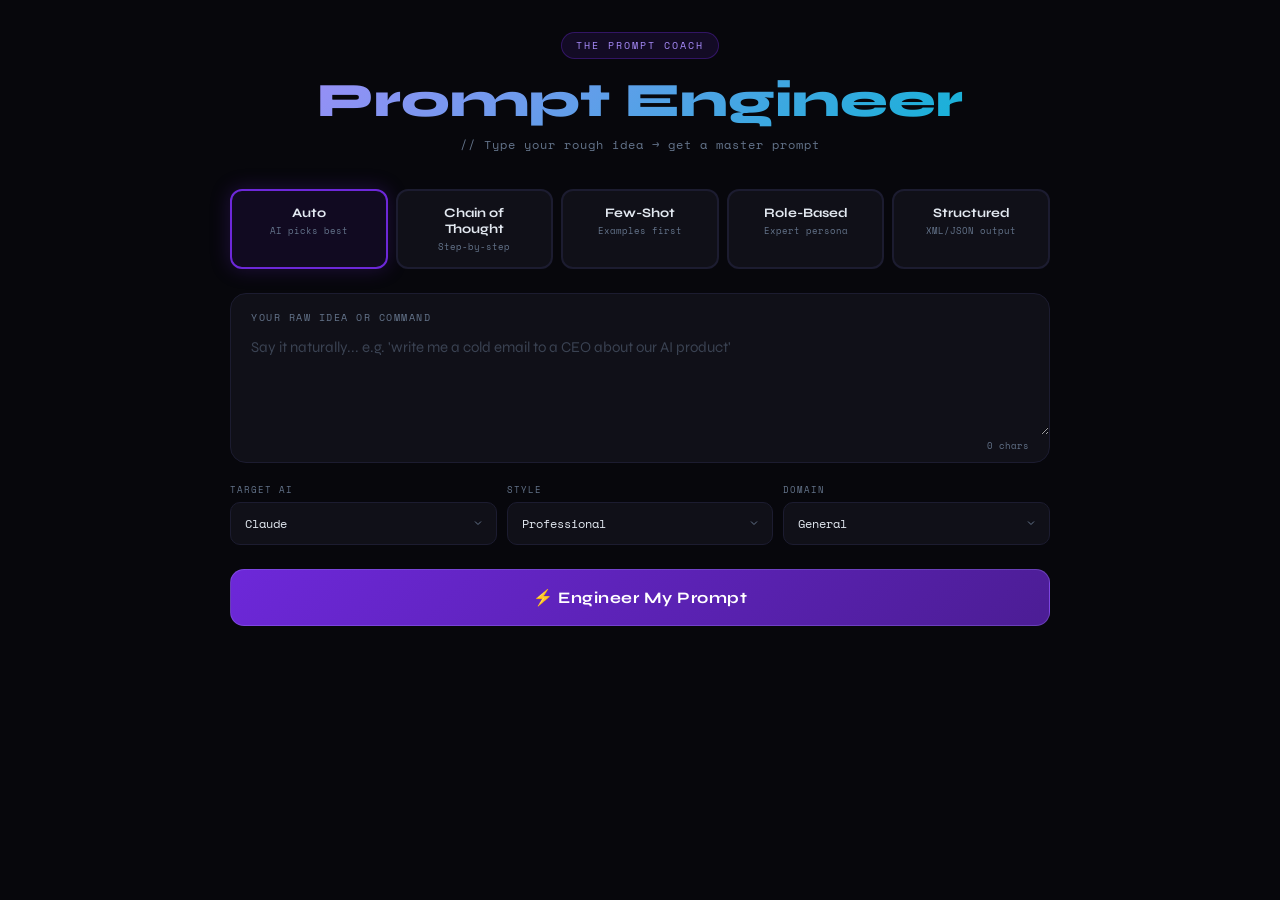
<file: index (3).html>
<!DOCTYPE html>
<html lang="en">
<head>
<meta charset="UTF-8">
<meta name="viewport" content="width=device-width, initial-scale=1.0">
<title>The Prompt Coach — Prompt Engineer</title>
<link href="https://fonts.googleapis.com/css2?family=Space+Mono:ital,wght@0,400;0,700;1,400&family=Syne:wght@400;600;700;800&display=swap" rel="stylesheet">
<style>
:root {
  --bg: #07070c;
  --surface: #101018;
  --border: #1c1c30;
  --accent: #6d28d9;
  --accent-light: #a78bfa;
  --cyan: #06b6d4;
  --text: #e2e8f0;
  --muted: #64748b;
  --glow: rgba(109,40,217,0.25);
}

* { margin: 0; padding: 0; box-sizing: border-box; }

body {
  background: var(--bg);
  color: var(--text);
  font-family: 'Syne', sans-serif;
  min-height: 100vh;
}

.wrap {
  max-width: 860px;
  margin: 0 auto;
  padding: 32px 20px 80px;
}

/* ── HEADER ── */
header {
  text-align: center;
  margin-bottom: 36px;
}

.badge {
  display: inline-flex;
  align-items: center;
  gap: 6px;
  background: rgba(109,40,217,0.12);
  border: 1px solid rgba(109,40,217,0.35);
  color: var(--accent-light);
  font-family: 'Space Mono', monospace;
  font-size: 10px;
  letter-spacing: 2px;
  padding: 5px 14px;
  border-radius: 20px;
  margin-bottom: 16px;
  text-transform: uppercase;
}

h1 {
  font-size: clamp(28px, 5vw, 48px);
  font-weight: 800;
  line-height: 1.1;
  margin-bottom: 8px;
  background: linear-gradient(135deg, #a78bfa, #06b6d4);
  -webkit-background-clip: text;
  -webkit-text-fill-color: transparent;
  background-clip: text;
}

.sub {
  font-family: 'Space Mono', monospace;
  font-size: 12px;
  color: var(--muted);
  letter-spacing: 1px;
}

/* ── TECHNIQUE SELECTOR ── */
.techs {
  display: flex;
  flex-wrap: wrap;
  gap: 8px;
  margin-bottom: 24px;
  justify-content: center;
}

.tech {
  background: var(--surface);
  border: 2px solid var(--border);
  border-radius: 12px;
  padding: 14px 18px;
  cursor: pointer;
  transition: all 0.2s;
  text-align: center;
  flex: 1 1 140px;
  max-width: 180px;
  user-select: none;
}

.tech:hover {
  border-color: rgba(109,40,217,0.5);
  background: rgba(109,40,217,0.04);
}

.tech.selected {
  border-color: var(--accent);
  background: rgba(109,40,217,0.1);
  box-shadow: 0 0 20px var(--glow);
}

.tech .name {
  font-size: 13px;
  font-weight: 700;
  margin-bottom: 3px;
  color: var(--text);
}

.tech .desc {
  font-family: 'Space Mono', monospace;
  font-size: 9px;
  color: var(--muted);
}

/* ── INPUT AREA ── */
.input-card {
  background: var(--surface);
  border: 1px solid var(--border);
  border-radius: 16px;
  overflow: hidden;
  margin-bottom: 20px;
}

.input-label {
  font-family: 'Space Mono', monospace;
  font-size: 10px;
  letter-spacing: 1.5px;
  color: var(--muted);
  text-transform: uppercase;
  padding: 16px 20px 0;
}

textarea {
  width: 100%;
  background: transparent;
  border: none;
  color: var(--text);
  font-family: 'Syne', sans-serif;
  font-size: 15px;
  padding: 10px 20px 16px;
  resize: vertical;
  min-height: 110px;
  outline: none;
  line-height: 1.6;
}

textarea::placeholder {
  color: rgba(100,116,139,0.5);
}

.char-count {
  text-align: right;
  font-family: 'Space Mono', monospace;
  font-size: 9px;
  color: var(--muted);
  padding: 0 20px 10px;
}

/* ── SETTINGS DROPDOWNS ── */
.settings {
  display: grid;
  grid-template-columns: 1fr 1fr 1fr;
  gap: 10px;
  margin-bottom: 24px;
}

.setting-group label {
  display: block;
  font-family: 'Space Mono', monospace;
  font-size: 9px;
  color: var(--muted);
  letter-spacing: 1px;
  text-transform: uppercase;
  margin-bottom: 6px;
}

.setting-group select {
  width: 100%;
  background: var(--surface);
  border: 1px solid var(--border);
  color: var(--text);
  font-family: 'Space Mono', monospace;
  font-size: 12px;
  padding: 12px 36px 12px 14px;
  border-radius: 10px;
  outline: none;
  cursor: pointer;
  appearance: none;
  -webkit-appearance: none;
  -moz-appearance: none;
  background-image: url("data:image/svg+xml,%3Csvg xmlns='http://www.w3.org/2000/svg' width='12' height='12' viewBox='0 0 24 24' fill='none' stroke='%2364748b' stroke-width='2'%3E%3Cpath d='M6 9l6 6 6-6'/%3E%3C/svg%3E");
  background-repeat: no-repeat;
  background-position: right 12px center;
}

.setting-group select:focus {
  border-color: var(--accent);
}

/* ── BUTTON ── */
.submit-btn {
  width: 100%;
  padding: 18px;
  background: linear-gradient(135deg, #6d28d9, #4c1d95);
  border: 1px solid rgba(167,139,250,0.3);
  border-radius: 14px;
  color: #fff;
  font-family: 'Syne', sans-serif;
  font-size: 16px;
  font-weight: 700;
  cursor: pointer;
  transition: all 0.2s;
  letter-spacing: 0.5px;
}

.submit-btn:hover:not(:disabled) {
  transform: translateY(-1px);
  box-shadow: 0 4px 24px var(--glow);
}

.submit-btn:disabled {
  opacity: 0.5;
  cursor: not-allowed;
}

/* ── ERROR ── */
.error-box {
  background: rgba(239,68,68,0.1);
  border: 1px solid rgba(239,68,68,0.3);
  border-radius: 12px;
  padding: 14px 18px;
  font-family: 'Space Mono', monospace;
  font-size: 12px;
  color: #fca5a5;
  margin-bottom: 16px;
  display: none;
}

.error-box.visible { display: block; }

/* ── LOADING ── */
.loading {
  display: none;
  text-align: center;
  padding: 40px;
}

.loading.visible { display: block; }

.loading-dots {
  display: flex;
  gap: 6px;
  justify-content: center;
  margin-bottom: 12px;
}

.loading-dots span {
  width: 8px;
  height: 8px;
  background: var(--accent-light);
  border-radius: 50%;
  animation: bounce 1s infinite;
}

.loading-dots span:nth-child(2) { animation-delay: 0.15s; }
.loading-dots span:nth-child(3) { animation-delay: 0.3s; }

.loading-text {
  font-family: 'Space Mono', monospace;
  font-size: 11px;
  color: var(--muted);
}

/* ── RESULTS ── */
.results {
  display: none;
  margin-top: 24px;
}

.results.visible { display: block; }

.result-card {
  background: var(--surface);
  border: 1px solid var(--border);
  border-radius: 14px;
  overflow: hidden;
  margin-bottom: 14px;
}

.result-header {
  display: flex;
  align-items: center;
  justify-content: space-between;
  padding: 14px 18px;
  border-bottom: 1px solid var(--border);
}

.result-title {
  display: flex;
  align-items: center;
  gap: 8px;
  font-size: 13px;
  font-weight: 700;
}

.result-icon { font-size: 16px; }

.copy-btn {
  background: rgba(109,40,217,0.12);
  border: 1px solid rgba(109,40,217,0.3);
  color: var(--accent-light);
  font-family: 'Space Mono', monospace;
  font-size: 10px;
  padding: 6px 14px;
  border-radius: 8px;
  cursor: pointer;
  transition: all 0.2s;
}

.copy-btn:hover {
  background: rgba(109,40,217,0.25);
}

.result-body {
  padding: 18px;
  font-size: 14px;
  line-height: 1.7;
  white-space: pre-wrap;
  word-wrap: break-word;
}

.scores {
  display: flex;
  gap: 8px;
  padding: 12px 18px;
  border-top: 1px solid var(--border);
  background: rgba(0,0,0,0.15);
  flex-wrap: wrap;
}

.pill {
  background: rgba(255,255,255,0.04);
  border: 1px solid var(--border);
  border-radius: 16px;
  padding: 4px 12px;
  font-family: 'Space Mono', monospace;
  font-size: 9px;
  color: var(--muted);
}

.pill b { color: var(--cyan); }

/* ── HISTORY ── */
.history {
  margin-top: 32px;
  display: none;
}

.history.visible { display: block; }

.history-label {
  font-family: 'Space Mono', monospace;
  font-size: 10px;
  letter-spacing: 1.5px;
  color: var(--muted);
  text-transform: uppercase;
  margin-bottom: 10px;
}

.history-item {
  background: var(--surface);
  border: 1px solid var(--border);
  border-radius: 10px;
  padding: 12px 16px;
  margin-bottom: 6px;
  cursor: pointer;
  transition: border-color 0.2s;
}

.history-item:hover {
  border-color: rgba(109,40,217,0.4);
}

.history-input {
  font-size: 12px;
  color: var(--text);
  white-space: nowrap;
  overflow: hidden;
  text-overflow: ellipsis;
}

.history-meta {
  font-family: 'Space Mono', monospace;
  font-size: 9px;
  color: var(--muted);
  margin-top: 3px;
}

/* ── ANIMATIONS ── */
@keyframes bounce {
  0%, 80%, 100% { transform: scale(0.6); opacity: 0.5; }
  40% { transform: scale(1); opacity: 1; }
}

@media (max-width: 600px) {
  .settings { grid-template-columns: 1fr; }
  .techs { justify-content: center; }
  .tech { flex: 1 1 45%; max-width: none; }
}
</style>
</head>
<body>
<div class="wrap">

  <header>
    <div class="badge">The Prompt Coach</div>
    <h1>Prompt Engineer</h1>
    <p class="sub">// Type your rough idea → get a master prompt</p>
  </header>

  <!-- Main tool -->
  <div id="toolArea">

    <!-- Techniques -->
    <div class="techs" id="techContainer">
      <div class="tech selected" data-tech="auto" onclick="selectTech(this)">
        <div class="name">Auto</div>
        <div class="desc">AI picks best</div>
      </div>
      <div class="tech" data-tech="chain-of-thought" onclick="selectTech(this)">
        <div class="name">Chain of Thought</div>
        <div class="desc">Step-by-step</div>
      </div>
      <div class="tech" data-tech="few-shot" onclick="selectTech(this)">
        <div class="name">Few-Shot</div>
        <div class="desc">Examples first</div>
      </div>
      <div class="tech" data-tech="role-based" onclick="selectTech(this)">
        <div class="name">Role-Based</div>
        <div class="desc">Expert persona</div>
      </div>
      <div class="tech" data-tech="structured" onclick="selectTech(this)">
        <div class="name">Structured</div>
        <div class="desc">XML/JSON output</div>
      </div>
    </div>

    <!-- Input -->
    <div class="input-card">
      <div class="input-label">Your raw idea or command</div>
      <textarea id="rawInput" placeholder="Say it naturally... e.g. 'write me a cold email to a CEO about our AI product'" oninput="updateCharCount()"></textarea>
      <div class="char-count"><span id="charCount">0</span> chars</div>
    </div>

    <!-- Settings -->
    <div class="settings">
      <div class="setting-group">
        <label>Target AI</label>
        <select id="targetAI">
          <option value="any">Any AI</option>
          <option value="claude" selected>Claude</option>
          <option value="chatgpt">ChatGPT</option>
          <option value="gemini">Gemini</option>
          <option value="midjourney">Midjourney</option>
        </select>
      </div>
      <div class="setting-group">
        <label>Style</label>
        <select id="styleSelect">
          <option value="professional" selected>Professional</option>
          <option value="creative">Creative</option>
          <option value="academic">Academic</option>
          <option value="casual">Casual</option>
          <option value="technical">Technical</option>
        </select>
      </div>
      <div class="setting-group">
        <label>Domain</label>
        <select id="domainSelect">
          <option value="general" selected>General</option>
          <option value="marketing">Marketing</option>
          <option value="coding">Coding</option>
          <option value="writing">Writing</option>
          <option value="business">Business</option>
          <option value="data">Data & Analytics</option>
          <option value="education">Education</option>
        </select>
      </div>
    </div>

    <!-- Error -->
    <div class="error-box" id="errorBox"></div>

    <!-- Submit -->
    <button class="submit-btn" id="submitBtn" onclick="engineerPrompt()">⚡ Engineer My Prompt</button>

    <!-- Loading -->
    <div class="loading" id="loadingArea">
      <div class="loading-dots"><span></span><span></span><span></span></div>
      <div class="loading-text">Engineering your prompt...</div>
    </div>

    <!-- Results -->
    <div class="results" id="resultsArea">
      <div class="result-card">
        <div class="result-header">
          <div class="result-title"><span class="result-icon">✦</span> Engineered prompt</div>
          <button class="copy-btn" onclick="copyToClipboard('mainOutput')">Copy</button>
        </div>
        <div class="result-body" id="mainOutput"></div>
        <div class="scores" id="scoreRow"></div>
      </div>

      <div class="result-card">
        <div class="result-header">
          <div class="result-title"><span class="result-icon">◈</span> Why it works</div>
        </div>
        <div class="result-body" id="whyOutput"></div>
      </div>

      <div class="result-card">
        <div class="result-header">
          <div class="result-title"><span class="result-icon">◎</span> Quick variant</div>
          <button class="copy-btn" onclick="copyToClipboard('variantOutput')">Copy</button>
        </div>
        <div class="result-body" id="variantOutput"></div>
      </div>
    </div>

    <!-- History -->
    <div class="history" id="historySection">
      <div class="history-label">Recent prompts</div>
      <div id="historyList"></div>
    </div>
  </div>


</div>

<script>
// ═══════════════════════════════════════════════════════════════
// CONFIG
// ═══════════════════════════════════════════════════════════════
const WORKER_URL = "https://prompt-coach-api.basak21.workers.dev";
let selectedTechnique = "auto";

// ═══════════════════════════════════════════════════════════════
// TECHNIQUE SELECTION — direct onclick, no event delegation bugs
// ═══════════════════════════════════════════════════════════════
function selectTech(el) {
  document.querySelectorAll('.tech').forEach(function(t) {
    t.classList.remove('selected');
  });
  el.classList.add('selected');
  selectedTechnique = el.getAttribute('data-tech');
}

// ═══════════════════════════════════════════════════════════════
// CHAR COUNT
// ═══════════════════════════════════════════════════════════════
function updateCharCount() {
  document.getElementById('charCount').textContent =
    document.getElementById('rawInput').value.length;
}

// ═══════════════════════════════════════════════════════════════
// HISTORY
// ═══════════════════════════════════════════════════════════════
function getHistory() {
  try {
    return JSON.parse(localStorage.getItem('pc_history') || '[]');
  } catch (e) { return []; }
}

function addHistory(input, technique) {
  var history = getHistory();
  history.unshift({
    input: input.substring(0, 100),
    technique: technique,
    time: new Date().toLocaleString()
  });
  if (history.length > 10) history = history.slice(0, 10);
  localStorage.setItem('pc_history', JSON.stringify(history));
  renderHistory(history);
}

// ═══════════════════════════════════════════════════════════════
// SYSTEM PROMPT
// ═══════════════════════════════════════════════════════════════
var SYSTEM_PROMPT = 'You are The Prompt Engineer — an expert system trained on prompt engineering methodologies from Anthropic, DeepLearning.AI (Andrew Ng), Google Prompting Essentials, IBM, and Pluralsight.\n\nYour job: Take a user\'s rough, casual command and transform it into an optimized, expert-level prompt.\n\nTECHNIQUES YOU MASTER:\n- Chain-of-Thought (CoT): Break complex reasoning into explicit steps\n- Few-Shot: Provide examples that establish the pattern\n- Role-Based: Frame with expert persona and context\n- Structured Output: Use XML tags, JSON schemas, markdown formatting\n- Meta-Prompting: Prompts that generate better prompts\n\nRESPONSE FORMAT (always use this exact structure):\n\n===ENGINEERED_PROMPT===\n[The fully optimized prompt, ready to copy-paste]\n===END_PROMPT===\n\n===ANALYSIS===\nTechnique: [which technique(s) used]\nClarity: [score 1-100]\nSpecificity: [score 1-100]\nWhy: [2-3 sentences explaining what makes this prompt effective]\n===END_ANALYSIS===\n\n===VARIANT===\n[A shorter or alternative-angle version of the prompt]\n===END_VARIANT===\n\nRULES:\n1. The engineered prompt must be dramatically better than the input\n2. Add context, constraints, format instructions, and quality markers\n3. If technique is "auto", pick the best technique for the input\n4. Always include a clear role/persona in the prompt\n5. Add output format specifications\n6. Include edge cases or constraints where relevant\n7. The variant should take a meaningfully different approach\n8. Optimize for the specified target AI, style, and domain';

// ═══════════════════════════════════════════════════════════════
// MAIN ENGINE
// ═══════════════════════════════════════════════════════════════
async function engineerPrompt() {
  var raw = document.getElementById('rawInput').value.trim();
  if (!raw) {
    showError('Please enter a prompt idea first.');
    return;
  }

  var targetAI = document.getElementById('targetAI').value;
  var style = document.getElementById('styleSelect').value;
  var domain = document.getElementById('domainSelect').value;

  var btn = document.getElementById('submitBtn');
  hideError();
  btn.disabled = true;
  btn.textContent = 'Engineering...';
  document.getElementById('loadingArea').classList.add('visible');
  document.getElementById('resultsArea').classList.remove('visible');

  var userMessage = 'Transform this into an expert prompt:\n\nInput: "' + raw + '"\nTechnique: ' + selectedTechnique + '\nTarget AI: ' + targetAI + '\nStyle: ' + style + '\nDomain: ' + domain;

  try {
    var resp = await fetch(WORKER_URL, {
      method: 'POST',
      headers: { 'Content-Type': 'application/json' },
      body: JSON.stringify({
        system: SYSTEM_PROMPT,
        messages: [{ role: 'user', content: userMessage }],
        max_tokens: 2000
      })
    });

    var data = await resp.json();

    if (!resp.ok) {
      throw new Error(data.error || 'API error (' + resp.status + ')');
    }

    // Handle response
    var text = '';
    if (data.content && Array.isArray(data.content)) {
      for (var i = 0; i < data.content.length; i++) {
        if (data.content[i].text) text += data.content[i].text;
      }
    }

    if (!text) {
      throw new Error('Empty response from API. Check your Anthropic API key.');
    }

    // Parse sections
    var promptMatch = text.match(/===ENGINEERED_PROMPT===([\s\S]*?)===END_PROMPT===/);
    var analysisMatch = text.match(/===ANALYSIS===([\s\S]*?)===END_ANALYSIS===/);
    var variantMatch = text.match(/===VARIANT===([\s\S]*?)===END_VARIANT===/);

    var engineered = promptMatch ? promptMatch[1].trim() : text;
    var analysis = analysisMatch ? analysisMatch[1].trim() : '';
    var variant = variantMatch ? variantMatch[1].trim() : '';

    var clarityMatch = analysis.match(/Clarity:\s*(\d+)/);
    var specMatch = analysis.match(/Specificity:\s*(\d+)/);
    var techMatch = analysis.match(/Technique:\s*(.+)/);
    var whyMatch = analysis.match(/Why:\s*([\s\S]+)/);

    var clarity = clarityMatch ? clarityMatch[1] : '—';
    var specificity = specMatch ? specMatch[1] : '—';
    var usedTech = techMatch ? techMatch[1].trim() : selectedTechnique;
    var why = whyMatch ? whyMatch[1].trim() : 'Optimized for clarity and specificity.';

    document.getElementById('mainOutput').textContent = engineered;
    document.getElementById('whyOutput').textContent = why;
    document.getElementById('variantOutput').textContent = variant || 'No variant generated.';
    document.getElementById('scoreRow').innerHTML =
      '<div class="pill">Clarity <b>' + clarity + '%</b></div>' +
      '<div class="pill">Specificity <b>' + specificity + '%</b></div>' +
      '<div class="pill">Technique <b>' + usedTech + '</b></div>';

    document.getElementById('resultsArea').classList.add('visible');
    addHistory(raw, usedTech);

  } catch (err) {
    showError(err.message || 'Something went wrong. Please try again.');
  }

  document.getElementById('loadingArea').classList.remove('visible');
  btn.disabled = false;
  btn.textContent = '⚡ Engineer My Prompt';
}

// ═══════════════════════════════════════════════════════════════
// UTILITIES
// ═══════════════════════════════════════════════════════════════
function showError(msg) {
  var el = document.getElementById('errorBox');
  el.textContent = '⚠ ' + msg;
  el.classList.add('visible');
}

function hideError() {
  document.getElementById('errorBox').classList.remove('visible');
}

function copyToClipboard(id) {
  var text = document.getElementById(id).textContent;
  navigator.clipboard.writeText(text).then(function() {
    var btns = document.querySelectorAll('.copy-btn');
    // Find the right button
    var el = document.getElementById(id);
    var card = el.closest('.result-card');
    var btn = card.querySelector('.copy-btn');
    if (btn) {
      var orig = btn.textContent;
      btn.textContent = 'Copied!';
      setTimeout(function() { btn.textContent = orig; }, 1500);
    }
  });
}

function renderHistory(history) {
  if (!history || history.length === 0) return;
  document.getElementById('historySection').classList.add('visible');
  var html = '';
  for (var i = 0; i < history.length; i++) {
    var safeInput = history[i].input
      .replace(/&/g, '&amp;').replace(/</g, '&lt;').replace(/>/g, '&gt;');
    html += '<div class="history-item" onclick="loadHistory(' + i + ')">' +
      '<div class="history-input">' + safeInput + '</div>' +
      '<div class="history-meta">' + history[i].technique + ' · ' + history[i].time + '</div>' +
      '</div>';
  }
  document.getElementById('historyList').innerHTML = html;
}

function loadHistory(i) {
  var history = getHistory();
  if (history[i]) {
    document.getElementById('rawInput').value = history[i].input;
    updateCharCount();
    window.scrollTo({ top: 0, behavior: 'smooth' });
  }
}

// Ctrl+Enter shortcut
document.getElementById('rawInput').addEventListener('keydown', function(e) {
  if (e.ctrlKey && e.key === 'Enter') engineerPrompt();
});

// Init
renderHistory(getHistory());
</script>
</body>
</html>
</file>
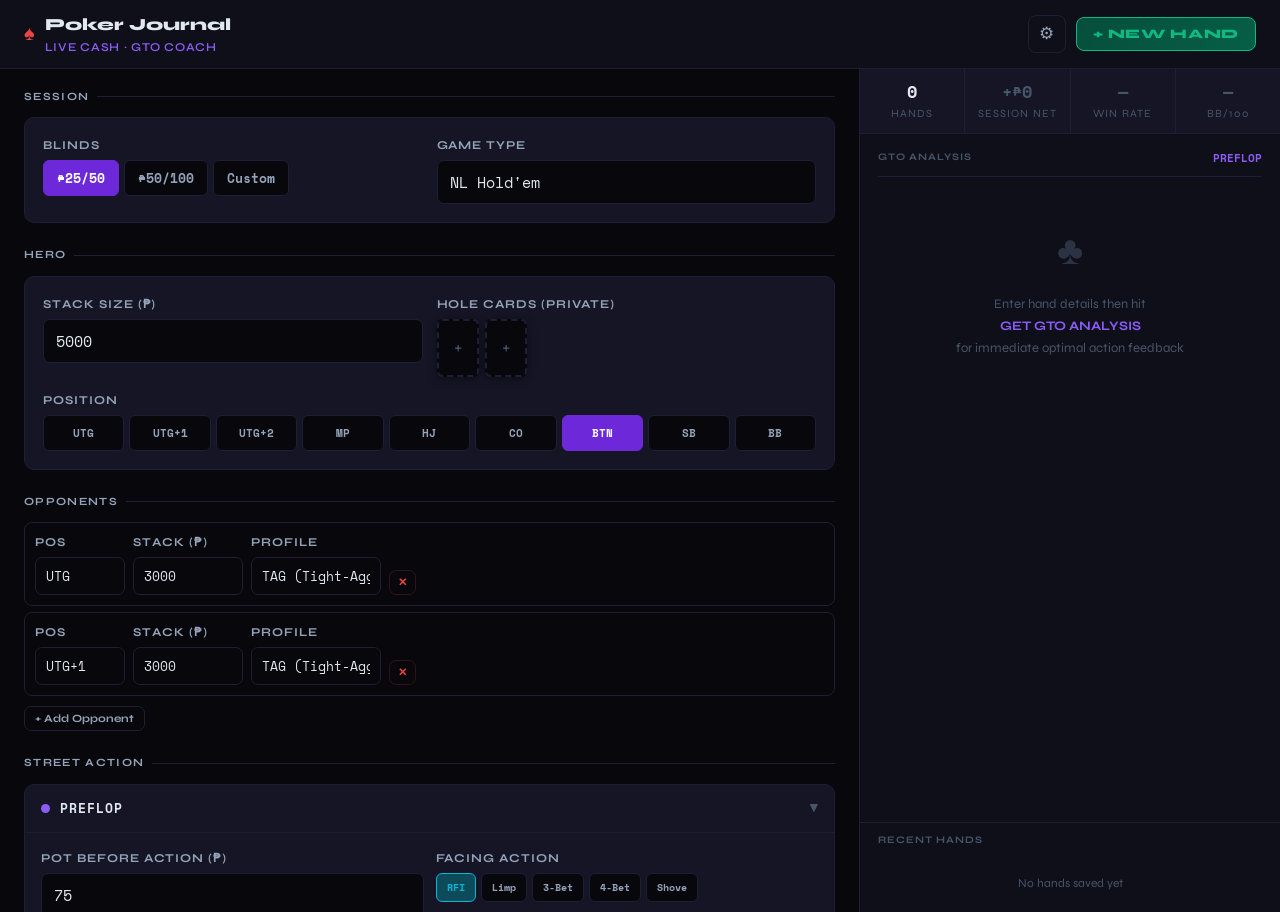
<file: poker-journal.html>
<!DOCTYPE html>
<html lang="en">
<head>
<meta charset="UTF-8">
<meta name="viewport" content="width=device-width, initial-scale=1.0">
<title>Poker Journal — Live Cash GTO Coach</title>
<link rel="preconnect" href="https://fonts.googleapis.com">
<link href="https://fonts.googleapis.com/css2?family=Syne:wght@400;600;700;800&family=Space+Mono:wght@400;700&display=swap" rel="stylesheet">
<style>
:root {
  --bg: #07070c;
  --surface: #0f0f1a;
  --surface2: #151525;
  --border: #1e1e35;
  --purple: #6d28d9;
  --purple-light: #8b5cf6;
  --cyan: #06b6d4;
  --green: #10b981;
  --red: #ef4444;
  --yellow: #f59e0b;
  --text: #e2e8f0;
  --text-muted: #94a3b8;
  --text-dim: #475569;
}
* { box-sizing: border-box; margin: 0; padding: 0; }
body {
  background: var(--bg);
  color: var(--text);
  font-family: 'Syne', sans-serif;
  min-height: 100vh;
  line-height: 1.5;
}

/* ── Header ── */
.header {
  background: var(--surface);
  border-bottom: 1px solid var(--border);
  padding: 12px 24px;
  display: flex;
  align-items: center;
  justify-content: space-between;
  position: sticky;
  top: 0;
  z-index: 100;
}
.logo {
  font-size: 17px;
  font-weight: 800;
  display: flex;
  align-items: center;
  gap: 10px;
}
.logo-suit { color: var(--red); font-size: 20px; }
.logo-title { color: var(--text); }
.logo-sub { color: var(--purple-light); font-size: 12px; font-weight: 600; letter-spacing: 0.06em; text-transform: uppercase; }

/* ── Layout ── */
.main {
  display: grid;
  grid-template-columns: 1fr 420px;
  height: calc(100vh - 57px);
}
.left-panel {
  overflow-y: auto;
  padding: 20px 24px;
  border-right: 1px solid var(--border);
}
.right-panel {
  overflow-y: auto;
  background: var(--surface);
  display: flex;
  flex-direction: column;
}

/* ── Section ── */
.section { margin-bottom: 24px; }
.section-label {
  font-size: 11px;
  font-weight: 700;
  text-transform: uppercase;
  letter-spacing: 0.12em;
  color: var(--text-muted);
  margin-bottom: 12px;
  display: flex;
  align-items: center;
  gap: 8px;
}
.section-label::after {
  content: '';
  flex: 1;
  height: 1px;
  background: var(--border);
}

/* ── Card ── */
.card {
  background: var(--surface2);
  border: 1px solid var(--border);
  border-radius: 10px;
  padding: 18px;
}

/* ── Form ── */
label {
  font-size: 12px;
  font-weight: 700;
  color: var(--text-muted);
  display: block;
  margin-bottom: 6px;
  text-transform: uppercase;
  letter-spacing: 0.08em;
}
input[type=text], input[type=number], select, textarea {
  width: 100%;
  background: var(--bg);
  border: 1px solid var(--border);
  color: var(--text);
  padding: 10px 12px;
  border-radius: 7px;
  font-family: 'Space Mono', monospace;
  font-size: 15px;
  outline: none;
  transition: border-color 0.2s;
  -webkit-appearance: none;
}
input:focus, select:focus, textarea:focus { border-color: var(--purple-light); }
select option { background: #1a1a2e; }
textarea { resize: vertical; }
.grid-2 { display: grid; grid-template-columns: 1fr 1fr; gap: 12px; }
.grid-3 { display: grid; grid-template-columns: 1fr 1fr 1fr; gap: 10px; }

/* ── Buttons ── */
.btn {
  padding: 8px 14px;
  border-radius: 7px;
  border: none;
  cursor: pointer;
  font-family: 'Syne', sans-serif;
  font-weight: 700;
  font-size: 13px;
  transition: all 0.2s;
}
.btn-primary { background: var(--purple); color: white; }
.btn-primary:hover { background: var(--purple-light); }
.btn-ghost { background: transparent; border: 1px solid var(--border); color: var(--text-muted); }
.btn-ghost:hover { border-color: var(--purple-light); color: var(--text); }
.btn-danger { background: transparent; border: 1px solid #ef444430; color: var(--red); }
.btn-danger:hover { background: #ef444412; }
.btn-sm { padding: 5px 10px; font-size: 11px; }

/* ── Blind selector ── */
.blind-row { display: flex; gap: 5px; flex-wrap: wrap; margin-bottom: 8px; }
.blind-chip {
  padding: 7px 13px;
  border-radius: 6px;
  border: 1px solid var(--border);
  background: var(--bg);
  color: var(--text-muted);
  cursor: pointer;
  font-family: 'Space Mono', monospace;
  font-size: 13px;
  font-weight: 700;
  transition: all 0.15s;
}
.blind-chip:hover { border-color: var(--purple-light); color: var(--text); }
.blind-chip.active { background: var(--purple); border-color: var(--purple); color: white; }

/* ── Position picker ── */
.pos-grid {
  display: grid;
  grid-template-columns: repeat(9, 1fr);
  gap: 5px;
}
.pos-btn {
  padding: 9px 3px;
  border-radius: 6px;
  border: 1px solid var(--border);
  background: var(--bg);
  color: var(--text-muted);
  cursor: pointer;
  font-family: 'Space Mono', monospace;
  font-size: 11px;
  font-weight: 700;
  text-align: center;
  transition: all 0.15s;
}
.pos-btn:hover { border-color: var(--purple-light); color: var(--text); }
.pos-btn.active { background: var(--purple); border-color: var(--purple); color: white; }

/* ── Opponent row ── */
.opp-row {
  display: grid;
  grid-template-columns: 90px 110px 130px 28px;
  gap: 8px;
  align-items: end;
  padding: 10px;
  background: var(--bg);
  border: 1px solid var(--border);
  border-radius: 8px;
  margin-bottom: 6px;
}

/* ── Profile badge ── */
.badge {
  display: inline-block;
  padding: 2px 7px;
  border-radius: 4px;
  font-size: 10px;
  font-weight: 700;
  font-family: 'Space Mono', monospace;
}
.badge-TAG { background: #1e3a5f; color: #60a5fa; }
.badge-LAG { background: #3b1515; color: #f87171; }
.badge-GTO { background: #1e3b2e; color: #34d399; }
.badge-ABC { background: #2d2415; color: #fbbf24; }
.badge-EXP { background: #2d1a3b; color: #c084fc; }

/* ── Street accordion ── */
.street-acc {
  background: var(--surface2);
  border: 1px solid var(--border);
  border-radius: 10px;
  margin-bottom: 8px;
  overflow: hidden;
}
.street-acc-hdr {
  display: flex;
  align-items: center;
  justify-content: space-between;
  padding: 14px 16px;
  cursor: pointer;
  user-select: none;
  transition: background 0.15s;
}
.street-acc-hdr:hover { background: rgba(109,40,217,0.07); }
.street-acc.open .street-acc-hdr { border-bottom: 1px solid var(--border); }
.street-acc-title {
  font-family: 'Space Mono', monospace;
  font-size: 13px;
  font-weight: 700;
  text-transform: uppercase;
  letter-spacing: 0.08em;
  color: var(--text-muted);
  display: flex;
  align-items: center;
  gap: 10px;
}
.street-acc.open .street-acc-title { color: var(--text); }
.street-acc-dot {
  width: 9px;
  height: 9px;
  border-radius: 50%;
  background: var(--border);
  flex-shrink: 0;
}
.street-acc.open .street-acc-dot { background: var(--purple-light); }
.street-acc.done .street-acc-dot { background: var(--green); }
.street-acc-chevron {
  font-size: 11px;
  color: var(--text-dim);
  transition: transform 0.2s;
}
.street-acc.open .street-acc-chevron { transform: rotate(90deg); }
.street-acc-body { padding: 16px; }
.deal-btn {
  width: 100%;
  margin-top: 14px;
  padding: 11px;
  background: transparent;
  border: 1px dashed #6d28d960;
  border-radius: 8px;
  color: var(--purple-light);
  font-family: 'Space Mono', monospace;
  font-size: 13px;
  font-weight: 700;
  cursor: pointer;
  letter-spacing: 0.04em;
  transition: all 0.15s;
}
.deal-btn:hover { background: #6d28d915; border-color: var(--purple-light); }
/* ── Settings button ── */
.settings-btn {
  width: 38px;
  height: 38px;
  border-radius: 8px;
  background: transparent;
  border: 1px solid var(--border);
  color: var(--text-muted);
  cursor: pointer;
  font-size: 17px;
  display: flex;
  align-items: center;
  justify-content: center;
  transition: all 0.15s;
  flex-shrink: 0;
}
.settings-btn:hover { border-color: var(--purple-light); color: var(--text); }

/* ── Action buttons ── */
.action-row {
  display: flex;
  gap: 6px;
  flex-wrap: wrap;
  margin-bottom: 12px;
}
.action-btn {
  flex: 1;
  min-width: 60px;
  padding: 9px 6px;
  border-radius: 7px;
  border: 1px solid var(--border);
  background: var(--bg);
  color: var(--text-muted);
  cursor: pointer;
  font-family: 'Space Mono', monospace;
  font-size: 10px;
  font-weight: 700;
  text-align: center;
  transition: all 0.15s;
}
.action-btn:hover { border-color: var(--purple-light); color: var(--text); }
.action-btn.sel-FOLD.active { background: var(--red); border-color: var(--red); color: white; }
.action-btn.sel-CHECK.active, .action-btn.sel-CALL.active { background: var(--green); border-color: var(--green); color: white; }
.action-btn.sel-BET.active, .action-btn.sel-RAISE.active, .action-btn.sel-3BET.active, .action-btn.sel-4BET.active { background: var(--purple); border-color: var(--purple); color: white; }

/* ── Facing row ── */
.facing-row {
  display: flex;
  gap: 5px;
  flex-wrap: wrap;
  margin-bottom: 12px;
}
.facing-btn {
  padding: 6px 10px;
  border-radius: 6px;
  border: 1px solid var(--border);
  background: var(--bg);
  color: var(--text-muted);
  cursor: pointer;
  font-size: 10px;
  font-weight: 700;
  font-family: 'Space Mono', monospace;
  transition: all 0.15s;
}
.facing-btn:hover { border-color: var(--cyan); color: var(--text); }
.facing-btn.active { background: #0e4b5a; border-color: var(--cyan); color: var(--cyan); }

/* ── Playing cards ── */
.card-row { display: flex; gap: 6px; flex-wrap: wrap; align-items: flex-end; }
.play-card {
  width: 42px;
  height: 58px;
  border-radius: 6px;
  background: white;
  display: flex;
  flex-direction: column;
  align-items: center;
  justify-content: center;
  cursor: pointer;
  transition: all 0.15s;
  position: relative;
  box-shadow: 0 2px 8px rgba(0,0,0,0.4);
  border: 2px solid transparent;
  user-select: none;
}
.play-card:hover { transform: translateY(-3px); box-shadow: 0 5px 16px rgba(0,0,0,0.5); }
.play-card .cr { font-size: 16px; font-weight: 700; line-height: 1; }
.play-card .cs { font-size: 12px; line-height: 1; }
.play-card.suit-s .cr, .play-card.suit-s .cs { color: #1a1a2e; }
.play-card.suit-h .cr, .play-card.suit-h .cs { color: #dc2626; }
.play-card.suit-d .cr, .play-card.suit-d .cs { color: #dc2626; }
.play-card.suit-c .cr, .play-card.suit-c .cs { color: #065f46; }
.play-card.empty-card {
  background: var(--bg);
  border: 2px dashed var(--border);
  font-size: 18px;
  color: var(--text-dim);
}
.play-card.empty-card:hover { border-color: var(--purple-light); color: var(--purple-light); }

/* ── Card picker modal ── */
.modal-overlay {
  position: fixed;
  inset: 0;
  background: rgba(0,0,0,0.88);
  z-index: 500;
  display: flex;
  align-items: center;
  justify-content: center;
  padding: 20px;
}
.modal {
  background: var(--surface);
  border: 1px solid var(--border);
  border-radius: 14px;
  padding: 20px;
  width: 340px;
  max-width: 100%;
}
.modal-title { font-size: 15px; font-weight: 800; margin-bottom: 14px; }
.rank-grid {
  display: grid;
  grid-template-columns: repeat(7, 1fr);
  gap: 5px;
  margin-bottom: 10px;
}
.suit-grid {
  display: grid;
  grid-template-columns: repeat(4, 1fr);
  gap: 6px;
  margin-bottom: 14px;
}
.pick-btn {
  padding: 9px;
  border-radius: 6px;
  border: 1px solid var(--border);
  background: var(--bg);
  color: var(--text);
  cursor: pointer;
  font-family: 'Space Mono', monospace;
  font-size: 13px;
  font-weight: 700;
  text-align: center;
  transition: all 0.15s;
}
.pick-btn:hover { border-color: var(--purple-light); }
.pick-btn.sel { background: var(--purple); border-color: var(--purple); }
.pick-suit-h, .pick-suit-d { color: var(--red); }
.pick-suit-c { color: var(--green); }
.modal-actions { display: flex; gap: 8px; }

/* ── Analyze button ── */
.analyze-btn {
  width: 100%;
  padding: 14px;
  background: linear-gradient(135deg, #5b21b6, #7c3aed);
  border: none;
  border-radius: 10px;
  color: white;
  font-family: 'Syne', sans-serif;
  font-size: 15px;
  font-weight: 800;
  cursor: pointer;
  transition: all 0.2s;
  letter-spacing: 0.04em;
  margin-bottom: 10px;
}
.analyze-btn:hover { transform: translateY(-1px); box-shadow: 0 6px 24px rgba(109,40,217,0.5); }
.analyze-btn:active { transform: translateY(0); }
.analyze-btn:disabled { opacity: 0.55; cursor: not-allowed; transform: none; box-shadow: none; }

.save-btn {
  width: 100%;
  padding: 10px;
  background: transparent;
  border: 1px solid #10b98140;
  border-radius: 8px;
  color: var(--green);
  font-family: 'Syne', sans-serif;
  font-size: 13px;
  font-weight: 700;
  cursor: pointer;
  transition: all 0.2s;
}
.save-btn:hover { background: #10b98110; }

/* ── Right panel ── */
.stats-bar {
  display: grid;
  grid-template-columns: repeat(4, 1fr);
  gap: 1px;
  background: var(--border);
  border-bottom: 1px solid var(--border);
}
.stat-cell {
  background: var(--surface2);
  padding: 10px 12px;
  text-align: center;
}
.stat-val {
  font-size: 17px;
  font-weight: 800;
  font-family: 'Space Mono', monospace;
}
.stat-lbl {
  font-size: 11px;
  text-transform: uppercase;
  letter-spacing: 0.1em;
  color: var(--text-dim);
  margin-top: 2px;
}

/* ── GTO panel ── */
.gto-wrap { padding: 16px 18px; flex: 1; }
.gto-hdr {
  display: flex;
  align-items: center;
  justify-content: space-between;
  margin-bottom: 14px;
  padding-bottom: 10px;
  border-bottom: 1px solid var(--border);
}
.gto-hdr-left { font-size: 10px; font-weight: 700; text-transform: uppercase; letter-spacing: 0.1em; color: var(--text-dim); }
.gto-hdr-right { font-family: 'Space Mono', monospace; font-size: 11px; color: var(--purple-light); font-weight: 700; }

/* action chip */
.action-chip {
  border-radius: 10px;
  text-align: center;
  padding: 12px 16px;
  font-size: 24px;
  font-weight: 800;
  font-family: 'Space Mono', monospace;
  letter-spacing: 0.04em;
  margin-bottom: 12px;
}
.chip-raise, .chip-bet, .chip-3bet, .chip-4bet {
  background: linear-gradient(135deg, #4c1d95, #6d28d9);
  color: white;
  box-shadow: 0 4px 20px rgba(109,40,217,0.4);
}
.chip-call, .chip-check {
  background: linear-gradient(135deg, #064e3b, #059669);
  color: white;
  box-shadow: 0 4px 20px rgba(5,150,105,0.4);
}
.chip-fold {
  background: linear-gradient(135deg, #7f1d1d, #dc2626);
  color: white;
  box-shadow: 0 4px 20px rgba(220,38,38,0.4);
}

/* SPR row */
.spr-row { display: flex; gap: 6px; margin-bottom: 12px; }
.spr-box {
  flex: 1;
  background: var(--bg);
  border: 1px solid var(--border);
  border-radius: 7px;
  padding: 7px 10px;
  text-align: center;
}
.spr-box-lbl { font-size: 9px; font-weight: 700; text-transform: uppercase; color: var(--text-dim); letter-spacing: 0.1em; }
.spr-box-val { font-size: 15px; font-weight: 800; font-family: 'Space Mono', monospace; color: var(--cyan); }

/* sizing */
.sizing-box {
  background: var(--bg);
  border: 1px solid var(--border);
  border-radius: 7px;
  padding: 10px 12px;
  margin-bottom: 12px;
}
.sizing-lbl { font-size: 9px; font-weight: 700; text-transform: uppercase; color: var(--text-dim); letter-spacing: 0.1em; margin-bottom: 3px; }
.sizing-val { font-size: 14px; font-weight: 700; font-family: 'Space Mono', monospace; color: var(--cyan); }

/* confidence */
.conf-row { margin-bottom: 14px; }
.conf-header { display: flex; justify-content: space-between; font-size: 10px; color: var(--text-dim); margin-bottom: 4px; }
.conf-bar { height: 3px; background: var(--border); border-radius: 2px; overflow: hidden; }
.conf-fill { height: 100%; border-radius: 2px; transition: width 0.5s; }
.conf-HIGH .conf-fill { background: var(--green); width: 100%; }
.conf-MEDIUM .conf-fill { background: var(--yellow); width: 62%; }
.conf-LOW .conf-fill { background: var(--red); width: 28%; }

/* reasoning */
.reasoning-box {
  background: var(--bg);
  border: 1px solid var(--border);
  border-radius: 7px;
  padding: 14px;
  font-size: 13px;
  color: var(--text-muted);
  line-height: 1.75;
  margin-bottom: 14px;
  white-space: pre-wrap;
}
.sub-label {
  font-size: 10px;
  font-weight: 700;
  text-transform: uppercase;
  letter-spacing: 0.1em;
  color: var(--text-dim);
  margin-bottom: 8px;
}

/* profile adjustments */
.profile-list { display: flex; flex-direction: column; gap: 0; }
.profile-row {
  display: flex;
  gap: 10px;
  align-items: flex-start;
  padding: 8px 0;
  border-bottom: 1px solid var(--border);
}
.profile-row:last-child { border-bottom: none; }
.profile-row.at-table { background: rgba(109,40,217,0.07); border-radius: 6px; padding: 8px; margin: -2px 0; }
.profile-badge-col { flex-shrink: 0; width: 54px; display: flex; flex-direction: column; align-items: center; gap: 3px; }
.at-table-tag { font-size: 8px; font-weight: 700; color: var(--purple-light); text-transform: uppercase; letter-spacing: 0.08em; }
.profile-text { font-size: 13px; color: var(--text-muted); line-height: 1.6; }

/* loading */
.loading-wrap { display: flex; flex-direction: column; align-items: center; justify-content: center; padding: 40px 20px; }
.dots { display: flex; gap: 6px; margin-bottom: 12px; }
.dot {
  width: 8px; height: 8px;
  background: var(--purple-light);
  border-radius: 50%;
  animation: bounce 1.2s ease-in-out infinite;
}
.dot:nth-child(2) { animation-delay: 0.2s; }
.dot:nth-child(3) { animation-delay: 0.4s; }
@keyframes bounce {
  0%, 80%, 100% { transform: translateY(0); opacity: 0.4; }
  40% { transform: translateY(-8px); opacity: 1; }
}

/* empty state */
.empty-gto {
  text-align: center;
  padding: 30px 20px;
  color: var(--text-dim);
}
.empty-suit { font-size: 40px; margin-bottom: 12px; opacity: 0.5; }
.empty-msg { font-size: 13px; line-height: 1.7; }
.empty-msg strong { color: var(--purple-light); }

/* ── History ── */
.history-hdr {
  padding: 10px 18px 6px;
  font-size: 10px;
  font-weight: 700;
  text-transform: uppercase;
  letter-spacing: 0.1em;
  color: var(--text-dim);
  border-top: 1px solid var(--border);
}
.hist-item {
  padding: 11px 18px;
  border-bottom: 1px solid var(--border);
  cursor: pointer;
  transition: background 0.12s;
}
.hist-item:hover { background: var(--surface2); }
.hist-top { display: flex; justify-content: space-between; align-items: center; margin-bottom: 3px; }
.hist-id { font-family: 'Space Mono', monospace; font-size: 10px; color: var(--text-dim); }
.hist-result { font-size: 11px; font-weight: 700; font-family: 'Space Mono', monospace; }
.won { color: var(--green); }
.lost { color: var(--red); }
.hist-summary { font-size: 11px; color: var(--text-muted); }
.hist-tags { display: flex; gap: 4px; flex-wrap: wrap; margin-top: 5px; }
.hist-tag {
  padding: 1px 6px;
  border-radius: 3px;
  font-size: 9px;
  font-weight: 700;
  font-family: 'Space Mono', monospace;
  background: var(--surface2);
  border: 1px solid var(--border);
  color: var(--text-dim);
}

.no-history { padding: 20px 18px; text-align: center; font-size: 12px; color: var(--text-dim); }

/* street bodies controlled by accordion JS */

/* ── Spacer ── */
.spacer { height: 32px; }

/* ── New Hand button ── */
.new-hand-btn {
  padding: 8px 16px;
  background: linear-gradient(135deg, #064e3b, #065f46);
  border: 1px solid var(--green);
  border-radius: 8px;
  color: var(--green);
  font-family: 'Syne', sans-serif;
  font-size: 13px;
  font-weight: 800;
  cursor: pointer;
  letter-spacing: 0.05em;
  transition: all 0.2s;
  white-space: nowrap;
}
.new-hand-btn:hover {
  background: var(--green);
  color: #07070c;
  box-shadow: 0 4px 16px rgba(16,185,129,0.35);
}
.new-hand-btn:active { transform: scale(0.97); }

/* ── Hand info pill ── */
.hand-pill {
  display: flex;
  align-items: center;
  gap: 8px;
  font-family: 'Space Mono', monospace;
  font-size: 11px;
  background: var(--surface2);
  border: 1px solid var(--border);
  border-radius: 7px;
  padding: 5px 12px;
  white-space: nowrap;
}
.hand-pill-num { color: var(--cyan); font-weight: 700; font-size: 13px; }
.hand-pill-sep { color: var(--border); }
.hand-pill-time { color: var(--text-muted); }
.hand-pill-blind { color: var(--purple-light); font-weight: 700; }

/* ── Responsive ── */
@media (max-width: 900px) {
  .main { grid-template-columns: 1fr; height: auto; }
  .right-panel { height: auto; }
  .opp-row { grid-template-columns: 1fr 1fr 28px; }
  .pos-grid { grid-template-columns: repeat(4, 1fr); }
  .stats-bar { grid-template-columns: repeat(2, 1fr); }
}
@media (max-width: 540px) {
  .opp-row { grid-template-columns: 1fr 28px; }
  .blind-row { gap: 4px; }
}
</style>
</head>
<body>

<div class="header">
  <div class="logo">
    <span class="logo-suit">♠</span>
    <div>
      <div class="logo-title">Poker Journal</div>
      <div class="logo-sub">Live Cash · GTO Coach</div>
    </div>
  </div>
  <div style="display:flex;align-items:center;gap:10px">
    <button class="settings-btn" onclick="openSettings()" title="API Settings">⚙</button>
    <div class="hand-pill" id="handPill" style="display:none">
      <span class="hand-pill-num" id="h-num">#1</span>
      <span class="hand-pill-sep">|</span>
      <span class="hand-pill-time" id="h-time">—</span>
      <span class="hand-pill-sep">|</span>
      <span class="hand-pill-blind" id="h-blind">₱25/50</span>
    </div>
    <button class="new-hand-btn" onclick="newHand()">+ NEW HAND</button>
  </div>
</div>

<div class="main">

  <!-- ════ LEFT PANEL ════ -->
  <div class="left-panel">

    <!-- Session -->
    <div class="section">
      <div class="section-label">Session</div>
      <div class="card">
        <div class="grid-2" style="gap:14px">
          <div>
            <label>Blinds</label>
            <div class="blind-row">
              <button class="blind-chip active" onclick="setBlind(this,'25/50')">₱25/50</button>
              <button class="blind-chip" onclick="setBlind(this,'50/100')">₱50/100</button>
              <button class="blind-chip" onclick="setBlind(this,'custom')">Custom</button>
            </div>
            <div id="customBlindWrap" style="display:none">
              <input type="text" id="customBlind" placeholder="e.g. 100/200" oninput="updateDefaultRaise()">
            </div>
          </div>
          <div>
            <label>Game Type</label>
            <select id="gameType">
              <option value="NLHE">NL Hold'em</option>
              <option value="PLO">Pot Limit Omaha</option>
              <option value="NLO8">NL Omaha Hi-Lo</option>
            </select>
          </div>
        </div>
      </div>
    </div>

    <!-- Hero -->
    <div class="section">
      <div class="section-label">Hero</div>
      <div class="card">
        <div class="grid-2" style="gap:14px; margin-bottom:14px">
          <div>
            <label>Stack Size (₱)</label>
            <input type="number" id="heroStack" value="5000" min="1" oninput="syncStack()">
          </div>
          <div>
            <label>Hole Cards (private)</label>
            <div class="card-row">
              <div class="play-card empty-card" id="hc-0" onclick="openPicker('hero',0)">+</div>
              <div class="play-card empty-card" id="hc-1" onclick="openPicker('hero',1)">+</div>
            </div>
          </div>
        </div>
        <div>
          <label>Position</label>
          <div class="pos-grid">
            <button class="pos-btn" onclick="setPos(this,'UTG')">UTG</button>
            <button class="pos-btn" onclick="setPos(this,'UTG+1')">UTG+1</button>
            <button class="pos-btn" onclick="setPos(this,'UTG+2')">UTG+2</button>
            <button class="pos-btn" onclick="setPos(this,'MP')">MP</button>
            <button class="pos-btn" onclick="setPos(this,'HJ')">HJ</button>
            <button class="pos-btn" onclick="setPos(this,'CO')">CO</button>
            <button class="pos-btn active" onclick="setPos(this,'BTN')">BTN</button>
            <button class="pos-btn" onclick="setPos(this,'SB')">SB</button>
            <button class="pos-btn" onclick="setPos(this,'BB')">BB</button>
          </div>
        </div>
      </div>
    </div>

    <!-- Opponents -->
    <div class="section">
      <div class="section-label">Opponents</div>
      <div id="oppList"></div>
      <button class="btn btn-ghost btn-sm" onclick="addOpp()" style="margin-top:4px">+ Add Opponent</button>
    </div>

    <!-- Street Action -->
    <div class="section">
      <div class="section-label">Street Action</div>

      <!-- PREFLOP accordion -->
      <div class="street-acc open" id="acc-pre">
        <div class="street-acc-hdr" onclick="toggleAcc('pre')">
          <div class="street-acc-title"><span class="street-acc-dot"></span>Preflop</div>
          <span class="street-acc-chevron">▶</span>
        </div>
        <div class="street-acc-body" id="body-pre">
          <div class="grid-2" style="gap:12px; margin-bottom:14px">
            <div>
              <label>Pot Before Action (₱)</label>
              <input type="number" id="pre-pot" value="75" min="0" oninput="refreshSPR()">
            </div>
            <div>
              <label>Facing Action</label>
              <div class="facing-row" id="facing-pre">
                <button class="facing-btn active" onclick="setFacing(this,'pre','RFI')">RFI</button>
                <button class="facing-btn" onclick="setFacing(this,'pre','Limp')">Limp</button>
                <button class="facing-btn" onclick="setFacing(this,'pre','3-Bet')">3-Bet</button>
                <button class="facing-btn" onclick="setFacing(this,'pre','4-Bet')">4-Bet</button>
                <button class="facing-btn" onclick="setFacing(this,'pre','Shove')">Shove</button>
              </div>
            </div>
          </div>
          <div style="margin-bottom:14px">
            <label>Facing Bet/Raise Size (₱) — 0 if none</label>
            <input type="number" id="pre-facing" value="0" min="0">
          </div>
          <div style="margin-bottom:14px">
            <label>Context / Action sequence</label>
            <textarea id="pre-context" rows="2" placeholder="e.g. UTG limps, MP raises to ₱300, you're on BTN…"></textarea>
          </div>
          <div style="margin-bottom:14px">
            <label>Your Action</label>
            <div class="action-row" id="actions-pre">
              <button class="action-btn sel-FOLD" onclick="setAction(this,'pre','FOLD')">FOLD</button>
              <button class="action-btn sel-CALL" onclick="setAction(this,'pre','CALL')">CALL</button>
              <button class="action-btn sel-RAISE active" onclick="setAction(this,'pre','RAISE')">RAISE</button>
              <button class="action-btn sel-3BET" onclick="setAction(this,'pre','3BET')">3-BET</button>
              <button class="action-btn sel-4BET" onclick="setAction(this,'pre','4BET')">4-BET</button>
            </div>
          </div>
          <div>
            <label>Your Bet/Raise To (₱)</label>
            <input type="number" id="pre-amount" value="150" min="0">
          </div>
          <button class="deal-btn" onclick="dealNext('flop')">→ Deal Flop</button>
        </div>
      </div>

      <!-- FLOP accordion -->
      <div class="street-acc" id="acc-flop">
        <div class="street-acc-hdr" onclick="toggleAcc('flop')">
          <div class="street-acc-title"><span class="street-acc-dot"></span>Flop</div>
          <span class="street-acc-chevron">▶</span>
        </div>
        <div class="street-acc-body" id="body-flop" style="display:none">
          <div style="margin-bottom:14px">
            <label>Flop Board</label>
            <div class="card-row">
              <div class="play-card empty-card" id="bc-flop-0" onclick="openPicker('board-flop',0)">+</div>
              <div class="play-card empty-card" id="bc-flop-1" onclick="openPicker('board-flop',1)">+</div>
              <div class="play-card empty-card" id="bc-flop-2" onclick="openPicker('board-flop',2)">+</div>
            </div>
          </div>
          <div class="grid-2" style="gap:12px; margin-bottom:14px">
            <div>
              <label>Pot Size (₱)</label>
              <input type="number" id="flop-pot" value="" min="0" placeholder="600" oninput="refreshSPR()">
            </div>
            <div>
              <label>Facing Action</label>
              <div class="facing-row" id="facing-flop">
                <button class="facing-btn active" onclick="setFacing(this,'flop','Check')">Check</button>
                <button class="facing-btn" onclick="setFacing(this,'flop','Bet')">Bet</button>
                <button class="facing-btn" onclick="setFacing(this,'flop','Raise')">Raise</button>
                <button class="facing-btn" onclick="setFacing(this,'flop','Donk')">Donk</button>
              </div>
            </div>
          </div>
          <div style="margin-bottom:14px">
            <label>Facing Bet Size (₱) — 0 if check</label>
            <input type="number" id="flop-facing" value="0" min="0">
          </div>
          <div style="margin-bottom:14px">
            <label>Your Action</label>
            <div class="action-row" id="actions-flop">
              <button class="action-btn sel-FOLD" onclick="setAction(this,'flop','FOLD')">FOLD</button>
              <button class="action-btn sel-CHECK active" onclick="setAction(this,'flop','CHECK')">CHECK</button>
              <button class="action-btn sel-CALL" onclick="setAction(this,'flop','CALL')">CALL</button>
              <button class="action-btn sel-BET" onclick="setAction(this,'flop','BET')">BET</button>
              <button class="action-btn sel-RAISE" onclick="setAction(this,'flop','RAISE')">RAISE</button>
            </div>
          </div>
          <div>
            <label>Your Bet/Raise To (₱)</label>
            <input type="number" id="flop-amount" value="0" min="0">
          </div>
          <button class="deal-btn" onclick="dealNext('turn')">→ Deal Turn</button>
        </div>
      </div>

      <!-- TURN accordion -->
      <div class="street-acc" id="acc-turn">
        <div class="street-acc-hdr" onclick="toggleAcc('turn')">
          <div class="street-acc-title"><span class="street-acc-dot"></span>Turn</div>
          <span class="street-acc-chevron">▶</span>
        </div>
        <div class="street-acc-body" id="body-turn" style="display:none">
          <div style="margin-bottom:14px">
            <label>Turn Card</label>
            <div class="card-row">
              <div class="play-card empty-card" id="bc-turn-0" onclick="openPicker('board-turn',0)">+</div>
            </div>
          </div>
          <div class="grid-2" style="gap:12px; margin-bottom:14px">
            <div>
              <label>Pot Size (₱)</label>
              <input type="number" id="turn-pot" value="" min="0" placeholder="1500" oninput="refreshSPR()">
            </div>
            <div>
              <label>Facing Action</label>
              <div class="facing-row" id="facing-turn">
                <button class="facing-btn active" onclick="setFacing(this,'turn','Check')">Check</button>
                <button class="facing-btn" onclick="setFacing(this,'turn','Bet')">Bet</button>
                <button class="facing-btn" onclick="setFacing(this,'turn','Raise')">Raise</button>
                <button class="facing-btn" onclick="setFacing(this,'turn','Donk')">Donk</button>
              </div>
            </div>
          </div>
          <div style="margin-bottom:14px">
            <label>Facing Bet Size (₱)</label>
            <input type="number" id="turn-facing" value="0" min="0">
          </div>
          <div style="margin-bottom:14px">
            <label>Your Action</label>
            <div class="action-row" id="actions-turn">
              <button class="action-btn sel-FOLD" onclick="setAction(this,'turn','FOLD')">FOLD</button>
              <button class="action-btn sel-CHECK active" onclick="setAction(this,'turn','CHECK')">CHECK</button>
              <button class="action-btn sel-CALL" onclick="setAction(this,'turn','CALL')">CALL</button>
              <button class="action-btn sel-BET" onclick="setAction(this,'turn','BET')">BET</button>
              <button class="action-btn sel-RAISE" onclick="setAction(this,'turn','RAISE')">RAISE</button>
            </div>
          </div>
          <div>
            <label>Your Bet/Raise To (₱)</label>
            <input type="number" id="turn-amount" value="0" min="0">
          </div>
          <button class="deal-btn" onclick="dealNext('river')">→ Deal River</button>
        </div>
      </div>

      <!-- RIVER accordion -->
      <div class="street-acc" id="acc-river">
        <div class="street-acc-hdr" onclick="toggleAcc('river')">
          <div class="street-acc-title"><span class="street-acc-dot"></span>River</div>
          <span class="street-acc-chevron">▶</span>
        </div>
        <div class="street-acc-body" id="body-river" style="display:none">
          <div style="margin-bottom:14px">
            <label>River Card</label>
            <div class="card-row">
              <div class="play-card empty-card" id="bc-river-0" onclick="openPicker('board-river',0)">+</div>
            </div>
          </div>
          <div class="grid-2" style="gap:12px; margin-bottom:14px">
            <div>
              <label>Pot Size (₱)</label>
              <input type="number" id="river-pot" value="" min="0" placeholder="3000" oninput="refreshSPR()">
            </div>
            <div>
              <label>Facing Action</label>
              <div class="facing-row" id="facing-river">
                <button class="facing-btn active" onclick="setFacing(this,'river','Check')">Check</button>
                <button class="facing-btn" onclick="setFacing(this,'river','Bet')">Bet</button>
                <button class="facing-btn" onclick="setFacing(this,'river','Raise')">Raise</button>
                <button class="facing-btn" onclick="setFacing(this,'river','Donk')">Donk</button>
              </div>
            </div>
          </div>
          <div style="margin-bottom:14px">
            <label>Facing Bet Size (₱)</label>
            <input type="number" id="river-facing" value="0" min="0">
          </div>
          <div style="margin-bottom:14px">
            <label>Your Action</label>
            <div class="action-row" id="actions-river">
              <button class="action-btn sel-FOLD" onclick="setAction(this,'river','FOLD')">FOLD</button>
              <button class="action-btn sel-CHECK active" onclick="setAction(this,'river','CHECK')">CHECK</button>
              <button class="action-btn sel-CALL" onclick="setAction(this,'river','CALL')">CALL</button>
              <button class="action-btn sel-BET" onclick="setAction(this,'river','BET')">BET</button>
              <button class="action-btn sel-RAISE" onclick="setAction(this,'river','RAISE')">RAISE</button>
            </div>
          </div>
          <div>
            <label>Your Bet/Raise To (₱)</label>
            <input type="number" id="river-amount" value="0" min="0">
          </div>
        </div>
      </div>
    </div>

    <!-- Result -->
    <div class="section">
      <div class="section-label">Result (Optional)</div>
      <div class="card">
        <div class="grid-3" style="gap:12px; margin-bottom:12px">
          <div>
            <label>Outcome</label>
            <select id="res-outcome">
              <option value="">— —</option>
              <option value="won">Won</option>
              <option value="lost">Lost</option>
              <option value="split">Split</option>
              <option value="folded">Folded Out</option>
            </select>
          </div>
          <div>
            <label>Net (₱)</label>
            <input type="number" id="res-amount" placeholder="0">
          </div>
          <div>
            <label>Final Pot (₱)</label>
            <input type="number" id="res-pot" placeholder="0">
          </div>
        </div>
        <div>
          <label>Notes</label>
          <textarea id="hand-notes" rows="2" placeholder="Villain showed… Think I should have…"></textarea>
        </div>
      </div>
    </div>

    <button class="analyze-btn" id="analyzeBtn" onclick="analyze()">♠ GET GTO ANALYSIS</button>
    <button class="save-btn" id="saveBtn" onclick="saveHand()">Save Hand to Journal</button>
    <div class="spacer"></div>
  </div>

  <!-- ════ RIGHT PANEL ════ -->
  <div class="right-panel">
    <!-- Stats bar -->
    <div class="stats-bar">
      <div class="stat-cell">
        <div class="stat-val" id="s-hands">0</div>
        <div class="stat-lbl">Hands</div>
      </div>
      <div class="stat-cell">
        <div class="stat-val" id="s-net" style="color:var(--text-dim)">₱0</div>
        <div class="stat-lbl">Session Net</div>
      </div>
      <div class="stat-cell">
        <div class="stat-val" id="s-wr" style="color:var(--text-dim)">—</div>
        <div class="stat-lbl">Win Rate</div>
      </div>
      <div class="stat-cell">
        <div class="stat-val" id="s-bb100" style="color:var(--text-dim)">—</div>
        <div class="stat-lbl">bb/100</div>
      </div>
    </div>

    <!-- GTO analysis area -->
    <div class="gto-wrap">
      <div class="gto-hdr">
        <div class="gto-hdr-left">GTO Analysis</div>
        <div class="gto-hdr-right" id="gto-street-lbl">PREFLOP</div>
      </div>

      <!-- Empty -->
      <div id="gto-empty" class="empty-gto">
        <div class="empty-suit">♣</div>
        <div class="empty-msg">
          Enter hand details then hit<br>
          <strong>GET GTO ANALYSIS</strong><br>
          for immediate optimal action feedback
        </div>
      </div>

      <!-- Loading -->
      <div id="gto-loading" style="display:none">
        <div class="loading-wrap">
          <div class="dots">
            <div class="dot"></div><div class="dot"></div><div class="dot"></div>
          </div>
          <div style="font-size:12px; color:var(--text-dim)">Calculating optimal play…</div>
        </div>
      </div>

      <!-- Result -->
      <div id="gto-result" style="display:none">
        <!-- SPR row -->
        <div class="spr-row">
          <div class="spr-box">
            <div class="spr-box-lbl">SPR</div>
            <div class="spr-box-val" id="r-spr">—</div>
          </div>
          <div class="spr-box">
            <div class="spr-box-lbl">Pot</div>
            <div class="spr-box-val" id="r-pot">—</div>
          </div>
          <div class="spr-box">
            <div class="spr-box-lbl">Eff. Stack</div>
            <div class="spr-box-val" id="r-stack">—</div>
          </div>
          <div class="spr-box">
            <div class="spr-box-lbl">Pot Odds</div>
            <div class="spr-box-val" id="r-potodds">—</div>
          </div>
        </div>

        <!-- Action chip -->
        <div class="action-chip" id="r-action">—</div>

        <!-- Sizing -->
        <div class="sizing-box">
          <div class="sizing-lbl">Recommended Sizing</div>
          <div class="sizing-val" id="r-sizing">—</div>
        </div>

        <!-- Confidence -->
        <div class="conf-row" id="r-conf-wrap">
          <div class="conf-header">
            <span>Model Confidence</span>
            <span id="r-conf-lbl">—</span>
          </div>
          <div class="conf-bar">
            <div class="conf-fill" id="r-conf-fill"></div>
          </div>
        </div>

        <!-- Reasoning -->
        <div class="sub-label">Reasoning</div>
        <div class="reasoning-box" id="r-reasoning">—</div>

        <!-- Profile adjustments -->
        <div class="sub-label">Exploitative Adjustments by Profile</div>
        <div class="profile-list" id="r-profiles"></div>
      </div>
    </div>

    <!-- History -->
    <div class="history-hdr">Recent Hands</div>
    <div id="historyList"></div>
    <div id="historyEmpty" class="no-history">No hands saved yet</div>
  </div>
</div>

<!-- ════ CARD PICKER MODAL ════ -->
<div id="cardModal" class="modal-overlay" style="display:none" onclick="onModalBg(event)">
  <div class="modal">
    <div class="modal-title" id="modalTitle">Select Card</div>
    <label>Rank</label>
    <div class="rank-grid" id="rankGrid"></div>
    <label>Suit</label>
    <div class="suit-grid" id="suitGrid">
      <button class="pick-btn pick-suit-s" onclick="pickSuit(this,'s')">♠</button>
      <button class="pick-btn pick-suit-h" onclick="pickSuit(this,'h')">♥</button>
      <button class="pick-btn pick-suit-d" onclick="pickSuit(this,'d')">♦</button>
      <button class="pick-btn pick-suit-c" onclick="pickSuit(this,'c')">♣</button>
    </div>
    <div class="modal-actions">
      <button class="btn btn-primary" onclick="confirmCard()" style="flex:1">Confirm</button>
      <button class="btn btn-danger" onclick="clearCard()">Clear</button>
      <button class="btn btn-ghost" onclick="closeModal()">Cancel</button>
    </div>
  </div>
</div>

<!-- ════ SETTINGS MODAL ════ -->
<div id="settingsModal" class="modal-overlay" style="display:none" onclick="onSettingsBg(event)">
  <div class="modal" style="width:380px">
    <div class="modal-title">⚙ API Settings</div>
    <p style="font-size:13px;color:var(--text-muted);margin-bottom:18px;line-height:1.65">
      Enter your Anthropic API key to enable GTO Analysis.<br>
      Get one at <span style="color:var(--cyan)">console.anthropic.com</span>
    </p>
    <label>Anthropic API Key</label>
    <input type="password" id="apiKeyInput" placeholder="sk-ant-api03-…" style="margin-bottom:10px">
    <div style="font-size:12px;color:var(--text-dim);margin-bottom:18px;line-height:1.6">
      Stored locally in your browser only. Sent directly to Anthropic — never to any other server.
    </div>
    <div class="modal-actions">
      <button class="btn btn-primary" onclick="saveApiKey()" style="flex:1">Save Key</button>
      <button class="btn btn-ghost" onclick="closeSettings()">Cancel</button>
    </div>
  </div>
</div>

<script>
const RANKS = ['A','K','Q','J','T','9','8','7','6','5','4','3','2'];
const SUITS  = { s: '♠', h: '♥', d: '♦', c: '♣' };
const SUIT_LABEL = { s: 'spades', h: 'hearts', d: 'diamonds', c: 'clubs' };

const WORKER  = 'https://prompt-coach-api.basak21.workers.dev';

// ── Settings / API ──
function openSettings() {
  q('apiKeyInput').value = localStorage.getItem('pj_api_key') || '';
  q('settingsModal').style.display = 'flex';
}
function closeSettings() { q('settingsModal').style.display = 'none'; }
function onSettingsBg(e) { if (e.target === q('settingsModal')) closeSettings(); }
function saveApiKey() {
  const k = q('apiKeyInput').value.trim();
  if (k) localStorage.setItem('pj_api_key', k);
  else localStorage.removeItem('pj_api_key');
  closeSettings();
}

async function callClaude(system, userMsg, maxTokens) {
  const key = localStorage.getItem('pj_api_key');
  if (!key) { openSettings(); throw new Error('API key required — enter it in ⚙ Settings'); }

  // Route through CORS-capable proxy; send key via header so Worker forwards it to Anthropic
  const resp = await fetch(WORKER, {
    method: 'POST',
    headers: {
      'Content-Type': 'application/json',
      'x-api-key': key,
    },
    body: JSON.stringify({
      model: 'claude-haiku-4-5-20251001',
      system,
      messages: [{ role: 'user', content: userMsg }],
      max_tokens: maxTokens || 700,
    }),
  });
  const data = await resp.json();
  if (!resp.ok) throw new Error(data.error?.message || data.error || 'HTTP ' + resp.status);
  let text = '';
  if (Array.isArray(data.content)) data.content.forEach(c => { if (c.text) text += c.text; });
  return text;
}

// ── App State ──
const S = {
  blind:    '25/50',
  gameType: 'NLHE',
  heroStack: 5000,
  heroPos:  'BTN',
  heroCards: [null, null],
  opps: [],                  // { id, pos, stack, profile }
  oppCtr: 0,
  street:  'pre',
  boards: { flop: [null,null,null], turn: [null], river: [null] },
  facing:  { pre:'RFI', flop:'Check', turn:'Check', river:'Check' },
  action:  { pre:'RAISE', flop:'CHECK', turn:'CHECK', river:'CHECK' },
  journal: [],
  handNum:  0,
  handTime: null,
};

// ── Card picker state ──
const picker = { target: null, idx: 0, rank: null, suit: null };

// ── Boot ──
(function init() {
  buildRankGrid();
  loadJournal();
  renderHistory();
  updateStats();
  updateDefaultRaise();
  // default 2 opponents
  addOpp(); addOpp();
})();

// ════════════════════════ HELPERS ════════════════════════

function q(id) { return document.getElementById(id); }

function buildRankGrid() {
  const g = q('rankGrid');
  g.innerHTML = '';
  RANKS.forEach(r => {
    const b = document.createElement('button');
    b.className = 'pick-btn';
    b.textContent = r;
    b.onclick = () => pickRank(r);
    g.appendChild(b);
  });
}

function getSuitClass(s) { return 'suit-' + s; }
function getSuitSymbol(s) { return SUITS[s] || s; }

function renderCard(elId, rank, suit) {
  const el = q(elId);
  if (!el) return;
  if (!rank || !suit) {
    el.className = 'play-card empty-card';
    el.innerHTML = '+';
    return;
  }
  el.className = 'play-card ' + getSuitClass(suit);
  el.innerHTML = `<div class="cr">${rank}</div><div class="cs">${getSuitSymbol(suit)}</div>`;
}

function potOdds(facingAmt, pot) {
  if (!facingAmt || !pot) return '—';
  const call = facingAmt;
  const total = pot + call;
  const pct = ((call / total) * 100).toFixed(0);
  return pct + '%';
}

function calcSPR(stack, pot) {
  if (!pot || pot <= 0) return '—';
  return (stack / pot).toFixed(1);
}

// ════════════════════════ SESSION / BLIND ════════════════════════

function setBlind(btn, val) {
  document.querySelectorAll('.blind-chip').forEach(b => b.classList.remove('active'));
  btn.classList.add('active');
  S.blind = val;
  q('customBlindWrap').style.display = val === 'custom' ? 'block' : 'none';
  if (val !== 'custom') updateDefaultRaise();
  updateHandInfo();
}

function getBlind() {
  if (S.blind === 'custom') return q('customBlind').value || '25/50';
  return S.blind;
}

function getBBSize() {
  const parts = getBlind().split('/');
  return parseFloat(parts[1]) || 50;
}

function getSBSize() {
  const parts = getBlind().split('/');
  return parseFloat(parts[0]) || 25;
}

function updateDefaultRaise() {
  const sb = getSBSize();
  const bb = getBBSize();
  const pot = q('pre-pot');
  const amt = q('pre-amount');
  if (pot) pot.value = sb + bb;
  if (amt) amt.value = bb * 3;
  refreshSPR();
  updateHandInfo();
}

function updateHandInfo() {
  const blind = getBlind();
  const pill = q('handPill');
  if (S.handNum > 0) {
    pill.style.display = 'flex';
    q('h-num').textContent = '#' + S.handNum;
    q('h-time').textContent = S.handTime
      ? S.handTime.toLocaleTimeString([], { hour: '2-digit', minute: '2-digit' })
      : '—';
    q('h-blind').textContent = '₱' + blind;
  }
}

function newHand() {
  S.handNum++;
  S.handTime = new Date();

  // Reset hero cards
  S.heroCards = [null, null];
  renderCard('hc-0', null, null);
  renderCard('hc-1', null, null);

  // Reset board cards
  S.boards = { flop: [null,null,null], turn: [null], river: [null] };
  ['flop-0','flop-1','flop-2','turn-0','river-0'].forEach(k => renderCard('bc-' + k, null, null));

  // Reset facing buttons to first option, action buttons to defaults
  ['pre','flop','turn','river'].forEach(street => {
    const fb = document.querySelectorAll('#facing-' + street + ' .facing-btn');
    fb.forEach((b,i) => b.classList.toggle('active', i === 0));
    const ab = document.querySelectorAll('#actions-' + street + ' .action-btn');
    const defIdx = street === 'pre' ? 2 : 1;
    ab.forEach((b,i) => b.classList.toggle('active', i === defIdx));
  });
  S.facing = { pre:'RFI', flop:'Check', turn:'Check', river:'Check' };
  S.action = { pre:'RAISE', flop:'CHECK', turn:'CHECK', river:'CHECK' };

  // Reset accordions — preflop open, postflop closed
  ['pre','flop','turn','river'].forEach(s => {
    const body = q('body-' + s);
    const acc  = q('acc-' + s);
    const open = s === 'pre';
    body.style.display = open ? 'block' : 'none';
    acc.classList.toggle('open', open);
    acc.classList.remove('done');
  });
  S.street = 'pre';
  q('gto-street-lbl').textContent = 'PREFLOP';

  // Reset context/notes
  const ctx = q('pre-context'); if (ctx) ctx.value = '';
  q('hand-notes').value = '';
  q('res-outcome').value = '';
  q('res-amount').value = '';
  q('res-pot').value = '';

  // Reset pot/bet fields with correct blind defaults
  const sb = getSBSize(), bb = getBBSize();
  q('pre-pot').value    = sb + bb;
  q('pre-facing').value = 0;
  q('pre-amount').value = bb * 3;
  ['flop','turn','river'].forEach(s => {
    const pot = q(s + '-pot');
    const fac = q(s + '-facing');
    const amt = q(s + '-amount');
    if (pot) pot.value = '';
    if (fac) fac.value = 0;
    if (amt) amt.value = 0;
  });

  // Reset GTO panel
  showGTO('empty');
  refreshSPR();
  updateHandInfo();

  // Flash the button
  const btn = document.querySelector('.new-hand-btn');
  btn.textContent = '✓ Hand Started';
  setTimeout(() => { btn.textContent = '+ NEW HAND'; }, 1200);
}

// ════════════════════════ HERO ════════════════════════

function syncStack() {
  S.heroStack = parseFloat(q('heroStack').value) || 0;
  refreshSPR();
}

function setPos(btn, pos) {
  document.querySelectorAll('.pos-btn').forEach(b => b.classList.remove('active'));
  btn.classList.add('active');
  S.heroPos = pos;
}

// ════════════════════════ OPPONENTS ════════════════════════

function addOpp() {
  if (S.oppCtr >= 8) return;
  S.oppCtr++;
  const id = 'opp-' + Date.now() + '-' + S.oppCtr;
  const profiles = [
    { val:'TAG', label:'TAG (Tight-Aggressive)' },
    { val:'LAG', label:'LAG (Loose-Aggressive)' },
    { val:'GTO', label:'GTO (Balanced)' },
    { val:'ABC', label:'ABC (Straightforward)' },
    { val:'EXP', label:'Exploitative' },
  ];
  const positions = ['UTG','UTG+1','UTG+2','MP','HJ','CO','BTN','SB','BB'];
  const defaultPos = positions[(S.oppCtr - 1) % positions.length];

  S.opps.push({ id, pos: defaultPos, stack: 3000, profile: 'TAG' });
  const idx = S.opps.length - 1;

  const row = document.createElement('div');
  row.className = 'opp-row';
  row.id = 'opprow-' + id;
  row.innerHTML = `
    <div>
      <label>Pos</label>
      <select onchange="updOpp('${id}','pos',this.value)" style="padding:8px 10px;font-size:13px">
        ${positions.map(p => `<option value="${p}" ${p===defaultPos?'selected':''}>${p}</option>`).join('')}
      </select>
    </div>
    <div>
      <label>Stack (₱)</label>
      <input type="number" value="3000" min="0" onchange="updOpp('${id}','stack',+this.value)" style="padding:8px 10px;font-size:13px">
    </div>
    <div>
      <label>Profile</label>
      <select onchange="updOpp('${id}','profile',this.value)" style="padding:8px 10px;font-size:13px">
        ${profiles.map(p => `<option value="${p.val}" ${p.val==='TAG'?'selected':''}>${p.label}</option>`).join('')}
      </select>
    </div>
    <div style="display:flex;align-items:flex-end">
      <button class="btn btn-danger btn-sm" onclick="removeOpp('${id}')" style="padding:5px 8px">✕</button>
    </div>
  `;
  q('oppList').appendChild(row);
}

function updOpp(id, field, val) {
  const o = S.opps.find(x => x.id === id);
  if (o) o[field] = val;
}

function removeOpp(id) {
  S.opps = S.opps.filter(o => o.id !== id);
  const el = q('opprow-' + id);
  if (el) el.remove();
}

// ════════════════════════ STREET / ACTION / FACING ════════════════════════

function toggleAcc(s) {
  const body = q('body-' + s);
  const acc  = q('acc-' + s);
  const opening = !acc.classList.contains('open');
  body.style.display = opening ? 'block' : 'none';
  acc.classList.toggle('open', opening);
  if (opening) {
    S.street = s;
    q('gto-street-lbl').textContent = s === 'pre' ? 'PREFLOP' : s.toUpperCase();
    refreshSPR();
  }
}

function dealNext(s) {
  const acc  = q('acc-' + s);
  const body = q('body-' + s);
  if (!acc.classList.contains('open')) {
    body.style.display = 'block';
    acc.classList.add('open');
  }
  S.street = s;
  q('gto-street-lbl').textContent = s === 'pre' ? 'PREFLOP' : s.toUpperCase();
  refreshSPR();
  setTimeout(() => acc.scrollIntoView({ behavior: 'smooth', block: 'nearest' }), 50);
}

function setFacing(btn, street, val) {
  btn.closest('.facing-row').querySelectorAll('.facing-btn').forEach(b => b.classList.remove('active'));
  btn.classList.add('active');
  S.facing[street] = val;
}

function setAction(btn, street, val) {
  btn.closest('.action-row').querySelectorAll('.action-btn').forEach(b => b.classList.remove('active'));
  btn.classList.add('active');
  S.action[street] = val;
}

// ════════════════════════ CARD PICKER ════════════════════════

function openPicker(target, idx) {
  picker.target = target;
  picker.idx = idx;
  picker.rank = null;
  picker.suit = null;
  // Reset UI
  document.querySelectorAll('#rankGrid .pick-btn').forEach(b => b.classList.remove('sel'));
  document.querySelectorAll('#suitGrid .pick-btn').forEach(b => b.classList.remove('sel'));
  // Set title
  const label = target === 'hero' ? `Hero Card ${idx + 1}` :
    target.startsWith('board-') ? `Board Card` : 'Card';
  q('modalTitle').textContent = label;
  q('cardModal').style.display = 'flex';
}

function pickRank(r) {
  picker.rank = r;
  document.querySelectorAll('#rankGrid .pick-btn').forEach(b => {
    b.classList.toggle('sel', b.textContent === r);
  });
}

function pickSuit(btn, s) {
  picker.suit = s;
  document.querySelectorAll('#suitGrid .pick-btn').forEach(b => b.classList.remove('sel'));
  btn.classList.add('sel');
}

function confirmCard() {
  const { target, idx, rank, suit } = picker;
  if (!rank || !suit) { alert('Please select both a rank and a suit.'); return; }
  const card = { rank, suit };

  if (target === 'hero') {
    S.heroCards[idx] = card;
    renderCard('hc-' + idx, rank, suit);
  } else if (target.startsWith('board-')) {
    const street = target.replace('board-', ''); // flop, turn, river
    S.boards[street][idx] = card;
    renderCard('bc-' + street + '-' + idx, rank, suit);
  }
  closeModal();
}

function clearCard() {
  const { target, idx } = picker;
  if (target === 'hero') {
    S.heroCards[idx] = null;
    renderCard('hc-' + idx, null, null);
  } else if (target.startsWith('board-')) {
    const street = target.replace('board-', '');
    S.boards[street][idx] = null;
    renderCard('bc-' + street + '-' + idx, null, null);
  }
  closeModal();
}

function closeModal() { q('cardModal').style.display = 'none'; }
function onModalBg(e) { if (e.target === q('cardModal')) closeModal(); }

function cardStr(c) {
  if (!c) return '?';
  return c.rank + getSuitSymbol(c.suit);
}

function boardStr(street) {
  if (street === 'flop') return S.boards.flop.map(cardStr).join(' ');
  if (street === 'turn') return cardStr(S.boards.turn[0]);
  if (street === 'river') return cardStr(S.boards.river[0]);
  return '';
}

// ════════════════════════ SPR ════════════════════════

function refreshSPR() {
  const s = S.street;
  const potId = s === 'pre' ? 'pre-pot' : s + '-pot';
  const pot = parseFloat(q(potId)?.value) || 0;
  const stack = parseFloat(q('heroStack').value) || 0;
  const facingId = s === 'pre' ? 'pre-facing' : s + '-facing';
  const facing = parseFloat(q(facingId)?.value) || 0;

  q('r-spr').textContent = calcSPR(stack, pot);
  q('r-pot').textContent = pot > 0 ? '₱' + pot : '—';
  q('r-stack').textContent = stack > 0 ? '₱' + stack : '—';
  q('r-potodds').textContent = potOdds(facing, pot);
}

// ════════════════════════ ANALYZE ════════════════════════

async function analyze() {
  const btn = q('analyzeBtn');
  btn.disabled = true;
  btn.textContent = '⟳ Analyzing…';
  showGTO('loading');

  const s = S.street;
  const potId = s === 'pre' ? 'pre-pot' : s + '-pot';
  const facingId = s === 'pre' ? 'pre-facing' : s + '-facing';
  const amountId = s === 'pre' ? 'pre-amount' : s + '-amount';

  const stack = parseFloat(q('heroStack').value) || 0;
  const pot   = parseFloat(q(potId)?.value)   || 0;
  const facing = parseFloat(q(facingId)?.value) || 0;
  const betAmt = parseFloat(q(amountId)?.value) || 0;
  const context = q('pre-context')?.value?.trim() || '';
  const heroAction = S.action[s];
  const facingAction = S.facing[s];
  const gameType = q('gameType').value;
  const blind = getBlind();
  const spr = calcSPR(stack, pot);

  const heroCardStr = S.heroCards.every(Boolean)
    ? S.heroCards.map(c => cardStr(c)).join(' ')
    : 'Unknown/Private';

  let boardInfo = '';
  if (s !== 'pre') {
    const fb = S.boards.flop.every(Boolean) ? 'Flop: ' + boardStr('flop') : '';
    const tb = S.boards.turn[0] ? ' | Turn: ' + boardStr('turn') : '';
    const rb = S.boards.river[0] ? ' | River: ' + boardStr('river') : '';
    boardInfo = [fb, tb, rb].filter(Boolean).join('');
  }

  const oppsStr = S.opps.length
    ? S.opps.map(o => `${o.pos} [${o.profile}, ₱${o.stack}]`).join(', ')
    : 'No opponents specified';

  const presentProfiles = [...new Set(S.opps.map(o => o.profile))];

  const systemPrompt = `You are an elite GTO poker coach for live cash games. You specialize in both theoretically optimal play and real-time exploitative adjustments based on opponent profiles.

Analyze the situation and respond using ONLY this exact format, with no extra text:

===GTO_ACTION===
[One of: FOLD, CALL, CHECK, BET, RAISE, 3BET, 4BET]
===SIZING===
[Specific sizing, e.g. "2.5x BB (to ₱125)" or "66% pot (₱400)" or "Min-raise to ₱100" or "N/A (check/fold)"]
===CONFIDENCE===
[HIGH, MEDIUM, or LOW]
===SPR_NOTE===
[One concise sentence about SPR implications and commitment threshold]
===VS_TAG===
[One specific adjustment vs tight-aggressive players]
===VS_LAG===
[One specific adjustment vs loose-aggressive players]
===VS_GTO===
[One specific adjustment vs GTO/balanced players]
===VS_ABC===
[One specific adjustment vs straightforward/ABC players]
===VS_EXP===
[One specific adjustment vs exploitative/adaptive players]
===REASONING===
[2-4 sentences covering: range advantage, position, board texture if applicable, pot odds math, and the single most critical factor]

Key principles to apply:
- Live cash games skew looser/more passive than online; calibrate accordingly
- Always calculate and mention relevant pot odds / equity needed when facing a bet
- SPR dictates stack-off threshold: SPR < 4 = committed with top pair+, SPR 4-12 = moderate, SPR > 12 = deep stack dynamics
- Use Philippine Peso (₱) for all amounts — stakes are in PHP
- Be specific with peso amounts, always
- If the profiled opponent(s) at the table make exploitative deviation clearly +EV, note it`;

  const userMsg = `HAND SITUATION:
Game: ${gameType} ₱${blind} (Philippine Cash Game)
Street: ${s === 'pre' ? 'PREFLOP' : s.toUpperCase()}
Hero: ${S.heroPos} | Cards: ${heroCardStr} | Stack: ₱${stack}
Opponents: ${oppsStr}
Pot: ₱${pot} | SPR: ${spr}
${boardInfo ? boardInfo + '\n' : ''}Facing: ${facingAction}${facing > 0 ? ` of ₱${facing}` : ''}
Hero's intended action: ${heroAction}${betAmt > 0 ? ` to ₱${betAmt}` : ''}
${context ? 'Hand context: ' + context : ''}
Active profiles at table: ${presentProfiles.length ? presentProfiles.join(', ') : 'Unknown'}

What is GTO optimal here and how should Hero adjust vs each opponent profile?`;

  try {
    const text = await callClaude(systemPrompt, userMsg, 700);
    if (!text) throw new Error('Empty response');
    renderGTO(text, { stack, pot, facing, spr });
  } catch (err) {
    showGTO('empty');
    alert('Analysis failed: ' + err.message);
  }

  btn.disabled = false;
  btn.textContent = '♠ GET GTO ANALYSIS';
}

function extract(text, tag) {
  const re = new RegExp('===' + tag + '===\\s*([\\s\\S]*?)(?:===\\w+===|$)');
  const m = text.match(re);
  return m ? m[1].trim() : '';
}

function renderGTO(text, meta) {
  const action     = extract(text, 'GTO_ACTION').toUpperCase().replace(/[^A-Z0-9]/g,'');
  const sizing     = extract(text, 'SIZING') || '—';
  const confidence = extract(text, 'CONFIDENCE').toUpperCase() || 'MEDIUM';
  const sprNote    = extract(text, 'SPR_NOTE') || '';
  const vsTag      = extract(text, 'VS_TAG') || '—';
  const vsLag      = extract(text, 'VS_LAG') || '—';
  const vsGto      = extract(text, 'VS_GTO') || '—';
  const vsAbc      = extract(text, 'VS_ABC') || '—';
  const vsExp      = extract(text, 'VS_EXP') || '—';
  const reasoning  = extract(text, 'REASONING') || text.replace(/===[\w_]+===/g,'').trim();

  // SPR row
  q('r-spr').textContent     = meta.spr;
  q('r-pot').textContent     = meta.pot > 0 ? '₱' + meta.pot : '—';
  q('r-stack').textContent   = '₱' + meta.stack;
  q('r-potodds').textContent = potOdds(meta.facing, meta.pot);

  // Action chip
  const chipEl = q('r-action');
  const chipClass = {
    RAISE:'chip-raise', BET:'chip-bet', '3BET':'chip-3bet', '4BET':'chip-4bet',
    CALL:'chip-call', CHECK:'chip-check', FOLD:'chip-fold'
  }[action] || 'chip-raise';
  chipEl.className = 'action-chip ' + chipClass;
  chipEl.textContent = action || '?';

  // Sizing
  q('r-sizing').textContent = sizing;

  // Confidence
  const conf = confidence.replace(/[^A-Z]/g,'');
  q('r-conf-lbl').textContent = conf;
  const fillEl = q('r-conf-fill');
  fillEl.parentElement.parentElement.className = 'conf-row conf-' + conf;

  // Reasoning
  const fullReasoning = [sprNote, reasoning].filter(Boolean).join('\n\n');
  q('r-reasoning').textContent = fullReasoning || '—';

  // Profile adjustments
  const atTable = new Set(S.opps.map(o => o.profile));
  const profiles = [
    { key:'TAG', label:'TAG', text: vsTag },
    { key:'LAG', label:'LAG', text: vsLag },
    { key:'GTO', label:'GTO', text: vsGto },
    { key:'ABC', label:'ABC', text: vsAbc },
    { key:'EXP', label:'EXP', text: vsExp },
  ];
  q('r-profiles').innerHTML = profiles.map(p => {
    const at = atTable.has(p.key);
    return `<div class="profile-row ${at ? 'at-table' : ''}">
      <div class="profile-badge-col">
        <span class="badge badge-${p.key}">${p.label}</span>
        ${at ? '<span class="at-table-tag">AT TABLE</span>' : ''}
      </div>
      <div class="profile-text">${p.text}</div>
    </div>`;
  }).join('');

  showGTO('result');
}

function showGTO(state) {
  q('gto-empty').style.display   = state === 'empty'   ? 'block' : 'none';
  q('gto-loading').style.display = state === 'loading' ? 'block' : 'none';
  q('gto-result').style.display  = state === 'result'  ? 'block' : 'none';
}

// ════════════════════════ JOURNAL ════════════════════════

function saveHand() {
  const outcome = q('res-outcome').value;
  const amt     = parseFloat(q('res-amount').value) || 0;
  const notes   = q('hand-notes').value.trim();
  const stack   = parseFloat(q('heroStack').value) || 0;

  const flopCards = S.boards.flop.every(Boolean) ? S.boards.flop.map(c=>cardStr(c)).join('') : '';
  const turnCard  = S.boards.turn[0] ? cardStr(S.boards.turn[0]) : '';
  const riverCard = S.boards.river[0] ? cardStr(S.boards.river[0]) : '';
  const board     = [flopCards, turnCard, riverCard].filter(Boolean).join(' ');

  const hand = {
    id:      Date.now(),
    date:    new Date().toLocaleDateString(),
    time:    new Date().toLocaleTimeString([], {hour:'2-digit', minute:'2-digit'}),
    blind:   getBlind(),
    game:    q('gameType').value,
    heroPos: S.heroPos,
    heroStack: stack,
    heroCards: S.heroCards.every(Boolean) ? S.heroCards.map(c=>cardStr(c)).join('') : '',
    board,
    opps:    S.opps.map(o => ({ pos: o.pos, stack: o.stack, profile: o.profile })),
    outcome,
    net:     outcome === 'lost' ? -Math.abs(amt) : amt,
    notes,
    street:  S.street,
  };

  S.journal.unshift(hand);
  saveJournal();
  renderHistory();
  updateStats();

  const btn = q('saveBtn');
  btn.textContent = '✓ Saved!';
  setTimeout(() => { btn.textContent = 'Save Hand to Journal'; }, 2000);
}

function saveJournal() {
  try { localStorage.setItem('pj_v2', JSON.stringify(S.journal)); } catch(e) {}
}

function loadJournal() {
  try {
    const d = localStorage.getItem('pj_v2');
    if (d) S.journal = JSON.parse(d);
  } catch(e) {}
}

function renderHistory() {
  const list = q('historyList');
  const empty = q('historyEmpty');
  if (!S.journal.length) {
    list.innerHTML = '';
    empty.style.display = 'block';
    return;
  }
  empty.style.display = 'none';
  list.innerHTML = S.journal.slice(0,20).map(h => {
    const cls   = h.outcome === 'won' ? 'won' : h.outcome === 'lost' ? 'lost' : '';
    const netTx = h.net ? (h.net > 0 ? '+₱'+h.net : '-₱'+Math.abs(h.net)) : h.outcome || '—';
    const tagHtml = h.opps.map(o =>
      `<span class="hist-tag">${o.pos} <span class="badge badge-${o.profile}" style="font-size:8px">${o.profile}</span> ₱${o.stack}</span>`
    ).join('');
    return `<div class="hist-item">
      <div class="hist-top">
        <span class="hist-id">${h.date} ${h.time} · ₱${h.blind} ${h.game}</span>
        <span class="hist-result ${cls}">${netTx}</span>
      </div>
      <div class="hist-summary">${h.heroPos} · ₱${h.heroStack}${h.heroCards?' · '+h.heroCards:''}${h.board?' | '+h.board:''}</div>
      <div class="hist-tags">${tagHtml}${h.notes?'<span class="hist-tag" style="color:var(--yellow)">📝 note</span>':''}</div>
    </div>`;
  }).join('');
}

function updateStats() {
  const today = new Date().toLocaleDateString();
  const todayH = S.journal.filter(h => h.date === today);
  const net    = todayH.reduce((s, h) => s + (h.net || 0), 0);
  const wins   = todayH.filter(h => h.outcome === 'won').length;
  const total  = todayH.filter(h => h.outcome === 'won' || h.outcome === 'lost').length;
  const bb     = getBBSize();
  const bb100  = todayH.length ? ((net / bb) / todayH.length * 100).toFixed(0) : null;
  const wr     = total ? Math.round(wins/total*100)+'%' : '—';

  q('s-hands').textContent = todayH.length;

  const netEl = q('s-net');
  netEl.textContent = (net >= 0 ? '+₱' : '-₱') + Math.abs(net);
  netEl.style.color = net > 0 ? 'var(--green)' : net < 0 ? 'var(--red)' : 'var(--text-dim)';

  q('s-wr').textContent = wr;
  q('s-wr').style.color = wr === '—' ? 'var(--text-dim)' : 'var(--text)';

  const bb100El = q('s-bb100');
  bb100El.textContent = bb100 !== null ? (bb100 > 0 ? '+' : '') + bb100 : '—';
  bb100El.style.color = bb100 > 0 ? 'var(--green)' : bb100 < 0 ? 'var(--red)' : 'var(--text-dim)';
}
</script>
</body>
</html>
</file>
